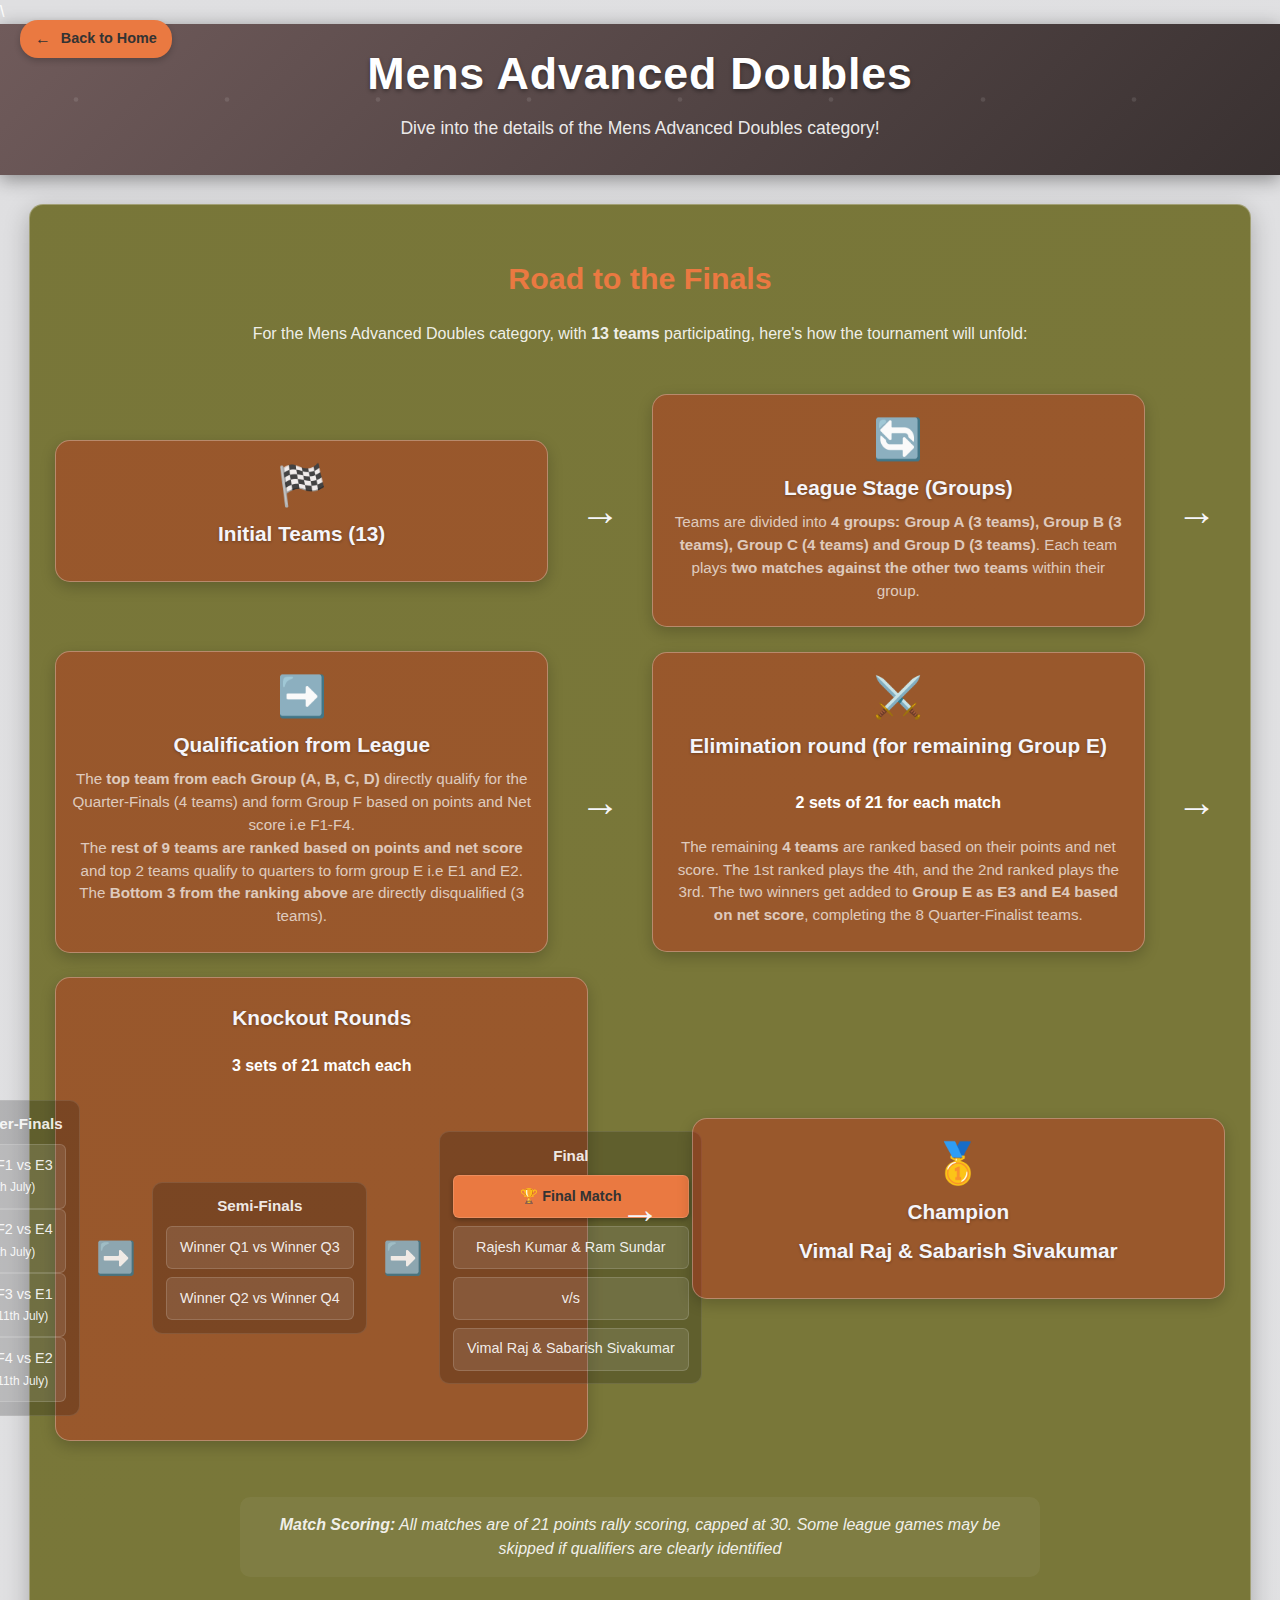
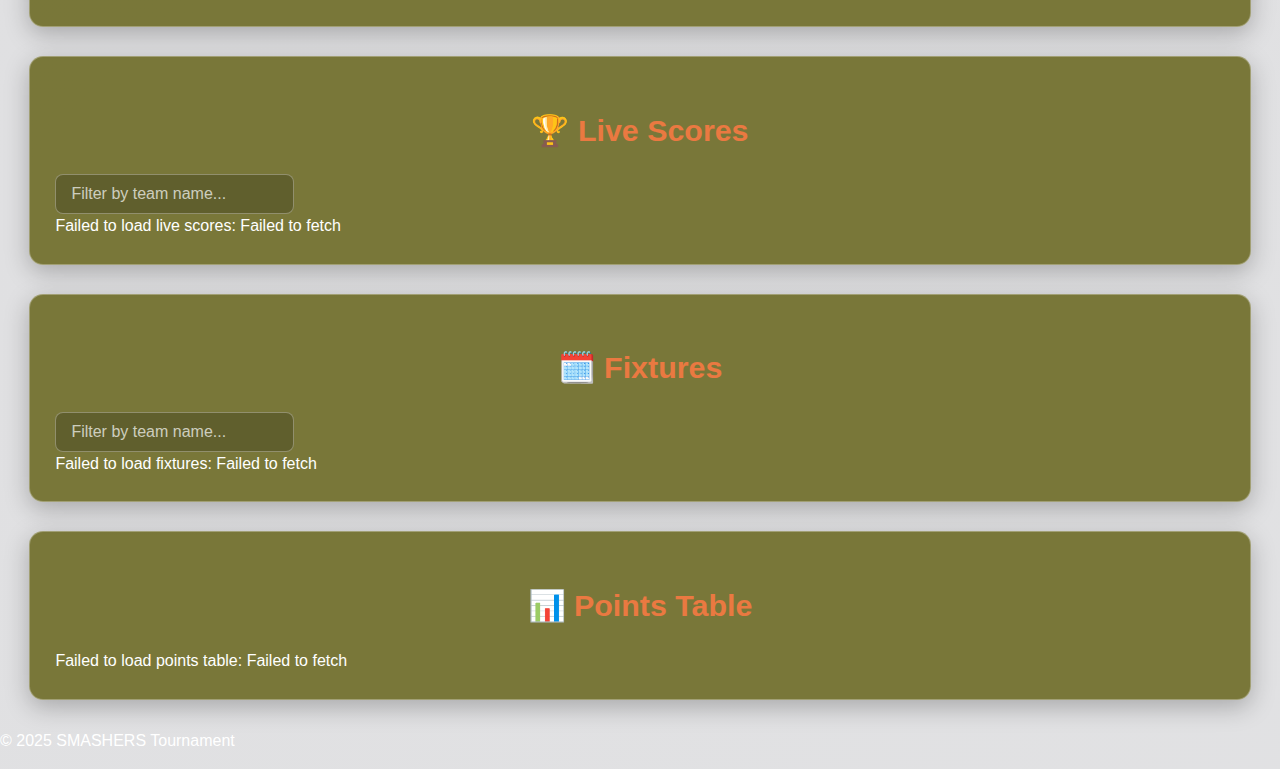
<file: mens-advanced-doubles.html>
<!DOCTYPE html>
<html lang="en">
<head>
  <meta charset="UTF-8">
  <meta name="viewport" content="width=device-width, initial-scale=1.0">\
  <title>Mens Advanced Doubles - SMASHERS Tournament 2025</title>
  <link rel="stylesheet" href="style.css">
</head>
<body>
  <a class="back-button" href="index.html">Back to Home</a>
  <header>
    <h1>Mens Advanced Doubles</h1>
    <p>Dive into the details of the Mens Advanced Doubles category!</p>
  </header>

  <section class="process-flow">
    <h2>Road to the Finals</h2>
    <p>For the Mens Advanced Doubles category, with <strong>13 teams</strong> participating, here's how the tournament will unfold:</p>
    <div class="tournament-diagram">
      <div class="stage-block">
        <span class="icon">🏁</span>
        <h3>Initial Teams (13)</h3>
      </div>
      <span class="arrow-connector"></span>
      <div class="stage-block">
        <span class="icon">🔄</span>
        <h3>League Stage (Groups)</h3>
        <p>Teams are divided into <strong>4 groups: Group A (3 teams), Group B (3 teams), Group C (4 teams) and Group D (3 teams)</strong>. Each team plays <strong>two matches against the other two teams</strong> within their group.</p>
      </div>
      <span class="arrow-connector"></span>
      <div class="stage-block">
        <span class="icon">➡️</span>
        <h3>Qualification from League</h3>
        <p>The <strong>top team from each Group (A, B, C, D)</strong> directly qualify for the Quarter-Finals (4 teams) and form Group F based on points and Net score i.e F1-F4.</p>
        <p>The <strong>rest of 9 teams are ranked based on points and net score </strong> and top 2 teams qualify to quarters to form group E i.e E1 and E2.</p>
        <p>The <strong>Bottom 3 from the ranking above </strong> are directly disqualified (3 teams).</p>
      </div>
      <span class="arrow-connector"></span>
      <div class="stage-block">
        <span class="icon">⚔️</span>
        <h3>Elimination round (for remaining Group E)</h3>
        <h4>2 sets of 21 for each match</h4>
        <p>The remaining <strong>4 teams</strong> are ranked based on their points and net score. The 1st ranked plays the 4th, and the 2nd ranked plays the 3rd. The two winners get added to <strong>Group E as E3 and E4 based on net score</strong>, completing the 8 Quarter-Finalist teams.</p>
      </div>
      <span class="arrow-connector"></span>
      <div class="knockout-stage-container">
        <div class="knockout-stage-label">
          <h3>Knockout Rounds</h3>
          <h4>3 sets of 21 match each</h4>
        </div>
        <div class="knockout-brackets">
          <div class="bracket-round">
            <h4>Quarter-Finals</h4>
            <div class="quarter-final-matches">
              <div class="match-block">Q1: F1 vs E3 <br><small>(8th July)</small></div>
              <div class="match-block">Q2: F2 vs E4 <br><small>(8th July)</small></div>
              <div class="match-block">Q3: F3 vs E1 <br><small>(8th/11th July)</small></div>
              <div class="match-block">Q4: F4 vs E2 <br><small>(8th/11th July)</small></div>
            </div>
          </div>
          <span class="bracket-arrow">➡️</span>
          <div class="bracket-round">
            <h4>Semi-Finals</h4>
            <div class="match-pair">
              <div class="match-block">Winner Q1 vs Winner Q3</div>
              <div class="match-block">Winner Q2 vs Winner Q4</div>
            </div>
          </div>
          <span class="bracket-arrow">➡️</span>
          <div class="bracket-round">
            <h4>Final</h4>
            <div class="match-pair">
              <div class="match-block final-match">🏆 Final Match<br></div>
              <div class="match-block">	Rajesh Kumar & Ram Sundar</div>
              <div class="match-block">v/s</div>
              <div class="match-block">Vimal Raj & Sabarish Sivakumar</div>
            </div>
          </div>
        </div>
      </div>
      <span class="arrow-connector"></span>
      <div class="stage-block">
        <span class="icon">🥇</span>
        <h3>Champion</h3>
        <h3>Vimal Raj & Sabarish Sivakumar</h3>
      </div>
    </div>
    <p class="final-note"><strong>Match Scoring:</strong> All matches are of 21 points rally scoring, capped at 30. Some league games may be skipped if qualifiers are clearly identified</p>
  </section>

  <section>
    <h2>🏆 Live Scores</h2>
    <input type="text" id="liveMatchesFilterInputCategoryPage" class="team-filter-input" placeholder="Filter by team name..." onkeyup="filterTable('live-scores', 'live-scores-table', this.value, 'liveScore')">
    <div id="live-scores">Loading live scores...</div>
  </section>

  <section>
    <h2>🗓️ Fixtures</h2>
    <input type="text" id="upcomingFixturesFilterInputCategoryPage" class="team-filter-input" placeholder="Filter by team name..." onkeyup="filterTable('fixtures', 'fixtures-table', this.value, 'fixture')">
    <div id="fixtures">Loading fixtures for this category...</div>
  </section>

  <section>
    <h2>📊 Points Table</h2>
    <div id="points-table">Loading points table...</div>
  </section>

  <footer>
    <p>© 2025 SMASHERS Tournament</p>
  </footer>

  <script>
const webAppUrl = 'https://script.google.com/macros/s/AKfycbzwzWVhd0HCRjSFEEVhNgpdHQIA1HMbEj21ef3WdhR3641ZAf-0OLoD_Jmeb1oY5NqvCA/exec';
const category = "Mens Advanced Doubles"; // Ensure this matches your spreadsheet category name

async function loadData() {
  try {
    // Fetch Live Scores (all matches)
    const liveResponse = await fetch(`${webAppUrl}?sheet=Livescores&category=${encodeURIComponent(category)}`, { method: 'GET', mode: 'cors' });
    if (!liveResponse.ok) throw new Error(`HTTP error! Status: ${liveResponse.status}`);
    const liveData = await liveResponse.json();
    if (!liveData.data || !Array.isArray(liveData.data.liveMatches)) {
      throw new Error('Invalid live matches data structure');
    }
    renderLiveScores(liveData.data.liveMatches);

    // Fetch Fixtures (all scheduled)
    const fixturesResponse = await fetch(`${webAppUrl}?sheet=Fixtures&category=${encodeURIComponent(category)}`, { method: 'GET', mode: 'cors' });
    if (!fixturesResponse.ok) throw Error(`HTTP error! Status: ${fixturesResponse.status}`);
    const fixturesData = await fixturesResponse.json();
    if (!fixturesData.data || !Array.isArray(fixturesData.data.fixtures)) {
      throw new Error('Invalid fixtures data structure');
    }
    renderFixtures(fixturesData.data.fixtures);

    // Fetch Points Table
    const pointsResponse = await fetch(`${webAppUrl}?sheet=Points&category=${encodeURIComponent(category)}`, { method: 'GET', mode: 'cors' });
    if (!pointsResponse.ok) throw new Error(`HTTP error! Status: ${pointsResponse.status}`);
    const pointsData = await pointsResponse.json();
    if (!pointsData.data || !Array.isArray(pointsData.data.pointsTable)) {
      throw new Error('Invalid points table data structure');
    }
    renderPointsTable(pointsData.data.pointsTable);
  } catch (error) {
    console.error('Error loading data:', error);
    document.getElementById('live-scores').innerHTML = 'Failed to load live scores: ' + error.message;
    document.getElementById('fixtures').innerHTML = 'Failed to load fixtures: ' + error.message;
    document.getElementById('points-table').innerHTML = 'Failed to load points table: ' + error.message;
  }
}

// Helper for sorting stages for Points Table (unchanged)
const stageOrder = {
    'Final': 0,
    'Semi-Finals': 1,
    'Quarter-Finals': 2,
    'League': 3
};

function sortStages(stageA, stageB) {
    const orderA = stageOrder[stageA] !== undefined ? stageOrder[stageA] : 99;
    const orderB = stageOrder[stageB] !== undefined ? stageOrder[stageB] : 99;
    return orderA - orderB;
}

// renderLiveScores function (unchanged)
function renderLiveScores(liveScores) {
  const groupedByStage = {};

  liveScores.forEach(score => {
    const stage = score.Stage || 'No Stage';
    const group = score.Group || 'No Group';
    const categoryName = score.Category || 'No Category';

    if (!groupedByStage[stage]) {
      groupedByStage[stage] = {};
    }
    if (!groupedByStage[stage][group]) {
      groupedByStage[stage][group] = {
        category: categoryName,
        stage: stage,
        group: group,
        scores: []
      };
    }
    groupedByStage[stage][group].scores.push(score);
  });

  const sortedStageNames = Object.keys(groupedByStage).sort((a, b) => {
    const stageOrder = ['Finals', 'Semi-Finals', 'Quarter-Finals','League'];
    const indexA = stageOrder.indexOf(a);
    const indexB = stageOrder.indexOf(b);
    if (indexA === -1 || indexB === -1) {
      return a.localeCompare(b);
    }
    return indexA - indexB;
  });

  let htmlContent = '';

  if (sortedStageNames.length === 0) {
    htmlContent = '<p>No live or completed matches available.</p>';
  } else {
    sortedStageNames.forEach(stageName => {
      htmlContent += `<div class="stage-container"><h3>${stageName}</h3>`;

      const groupsInStage = Object.values(groupedByStage[stageName]).sort((a, b) => {
        return a.group.localeCompare(b.group);
      });

      groupsInStage.forEach(group => {
        htmlContent += `
          <div class="live-scores-table-container">
            <h4>${group.group && group.group !== 'No Group' ? `${group.group}` : 'Matches'}</h4> <table class="live-scores-table points-table">
              <tr><th>Match ID</th><th>Team 1</th><th>Score</th><th>Team 2</th><th>Score</th><th>Status</th></tr>
              ${(group.scores || []).map(score => `
                <tr>
                  <td>${score['Match ID'] || '-'}</td>
                  <td>${score['Team 1'] || '-'}</td>
                  <td class="score">${score['Team 1 Score'] || '0'}</td>
                  <td>${score['Team 2'] || '-'}</td>
                  <td class="score">${score['Team 2 Score'] || '0'}</td>
                  <td>${score.Status || '-'}</td>
                </tr>`).join('')}
            </table>
          </div>
        `;
      });
      htmlContent += `</div>`;
    });
  }

  document.getElementById('live-scores').innerHTML = htmlContent;
}

// renderFixtures function (unchanged)
function renderFixtures(fixtures) {
  const groupedByStage = {};

  fixtures.forEach(fixture => {
    const stage = fixture.Stage || 'No Stage';
    const group = fixture.Group || 'No Group';
    const categoryName = fixture.Category || 'No Category';

    if (!groupedByStage[stage]) {
      groupedByStage[stage] = {};
    }
    if (!groupedByStage[stage][group]) {
      groupedByStage[stage][group] = {
        category: categoryName,
        stage: stage,
        group: group,
        fixtures: []
      };
    }
    groupedByStage[stage][group].fixtures.push(fixture);
  });

  const sortedStageNames = Object.keys(groupedByStage).sort((a, b) => {
    const stageOrder = ['Finals', 'Semi-Finals', 'Quarter-Finals','League'];
    const indexA = stageOrder.indexOf(a);
    const indexB = stageOrder.indexOf(b);
    if (indexA === -1 || indexB === -1) {
      return a.localeCompare(b);
    }
    return indexA - indexB;
  });

  let htmlContent = '';

  if (sortedStageNames.length === 0) {
    htmlContent = '<p>No upcoming fixtures available.</p>';
  } else {
    sortedStageNames.forEach(stageName => {
      htmlContent += `<div class="stage-container"><h3>${stageName}</h3>`;

      const groupsInStage = Object.values(groupedByStage[stageName]).sort((a, b) => {
        return a.group.localeCompare(b.group);
      });

      groupsInStage.forEach(group => {
        htmlContent += `
          <div class="fixtures-table-container">
            <h4>${group.group && group.group !== 'No Group' ? `${group.group}` : 'Matches'}</h4> <table class="fixtures-table points-table">
              <tr><th>Match ID</th><th>Team 1</th><th>Team 2</th><th>Date</th><th>Time</th><th>Court</th></tr>
              ${(group.fixtures || []).map(fixture => `
                <tr>
                  <td>${fixture['Match ID'] || '-'}</td>
                  <td>${fixture['Team 1'] || '-'}</td>
                  <td>${fixture['Team 2'] || '-'}</td>
                  <td>${fixture.Date || '-'}</td>
                  <td>${fixture.Time || '-'}</td>
                  <td>${fixture.Court || '-'}</td>
                </tr>`).join('')}
            </table>
          </div>
        `;
      });
      htmlContent += `</div>`;
    });
  }

  document.getElementById('fixtures').innerHTML = htmlContent;
}

// renderPointsTable function (unchanged)
function renderPointsTable(pointsData) {
  const groupedByStage = {};

  pointsData.forEach(team => {
    const stage = team.Stage || 'No Stage';
    const group = team.Group || 'No Group';
    const categoryName = team.Category || 'No Category';

    if (!groupedByStage[stage]) {
      groupedByStage[stage] = {};
    }
    if (!groupedByStage[stage][group]) {
      groupedByStage[stage][group] = {
        category: categoryName,
        stage: stage,
        group: group,
        teams: []
      };
    }
    groupedByStage[stage][group].teams.push(team);
  });

  const sortedStageNames = Object.keys(groupedByStage).sort((a, b) => {
    const stageOrder = ['Finals', 'Semi-Finals', 'Quarter-Finals','League'];
    const indexA = stageOrder.indexOf(a);
    const indexB = stageOrder.indexOf(b);
    if (indexA === -1 || indexB === -1) {
      return a.localeCompare(b);
    }
    return indexA - indexB;
  });

  let htmlContent = '';

  if (sortedStageNames.length === 0) {
    htmlContent = '<p>No points data available.</p>';
  } else {
    sortedStageNames.forEach(stageName => {
      htmlContent += `<div class="stage-container"><h3>${stageName}</h3>`;

      const groupsInStage = Object.values(groupedByStage[stageName]).sort((a, b) => {
        return a.group.localeCompare(b.group);
      });

      groupsInStage.forEach(group => {
        const sortedTeams = (group.teams || []).sort((a, b) => {
          if ((b.Points || 0) !== (a.Points || 0)) {
            return (b.Points || 0) - (a.Points || 0);
          }
          return (b['Net score'] || 0) - (a['Net score'] || 0);
        });

        htmlContent += `
          <div class="points-table-container">
            <h4>${group.group && group.group !== 'No Group' ? `${group.group}` : 'Overall Standings'}</h4> <table class="points-table">
              <thead>
                <tr><th>Team</th><th>Points</th><th>Wins</th><th>Losses</th><th>Net Score</th></tr>
              </thead>
              <tbody>
                ${sortedTeams.map(team => `
                  <tr>
                    <td>${team.Team || '-'}</td>
                    <td>${team.Points || '0'}</td>
                    <td>${team.Wins || '0'}</td>
                    <td>${team.Losses || '0'}</td>
                    <td>${team['Net score'] || '0'}</td>
                  </tr>`).join('')}
              </tbody>
            </table>
          </div>
        `;
      });
      htmlContent += `</div>`;
    });
  }

  document.getElementById('points-table').innerHTML = htmlContent;
}
loadData();

// filterTable function (unchanged)
function filterTable(tableContainerId, tableClass, filterValue, tableType) {
    var input, filter, table, tr, td1, td2, i, txtValue;
    input = filterValue;
    filter = input.toUpperCase();

    const tables = document.querySelectorAll(`#${tableContainerId} .${tableClass}`);
    if (tables.length === 0) {
        console.warn(`No tables found in #${tableContainerId} with class .${tableClass}`);
        return;
    }

    tables.forEach(table => {
        tr = table.getElementsByTagName("tr");
        for (i = 1; i < tr.length; i++) {
            if (tableType === 'liveScore') {
                td1 = tr[i].getElementsByTagName("td")[1]; // Team 1 (index 1 in 6-column table)
                td2 = tr[i].getElementsByTagName("td")[2]; // Team 2 (index 2 in 6-column table)
            } else if (tableType === 'fixture') {
                td1 = tr[i].getElementsByTagName("td")[1]; // Team 1 (index 1 in 6-column table)
                td2 = tr[i].getElementsByTagName("td")[2]; // Team 2 (index 2 in 6-column table)
            }
            
            if (td1 && td2) {
                txtValue = (td1.textContent || td1.innerText) + " " + (td2.textContent || td2.innerText);
                if (txtValue.toUpperCase().indexOf(filter) > -1) {
                    tr[i].style.display = "";
                } else {
                    tr[i].style.display = "none";
                }
            } else if (td1) { // Fallback if only td1 is available (shouldn't happen for these tables)
                txtValue = td1.textContent || td1.innerText;
                if (txtValue.toUpperCase().indexOf(filter) > -1) {
                    tr[i].style.display = "";
                } else {
                    tr[i].style.display = "none";
                }
            }
        }
    });
}
  </script>
</body>
</html>
</file>
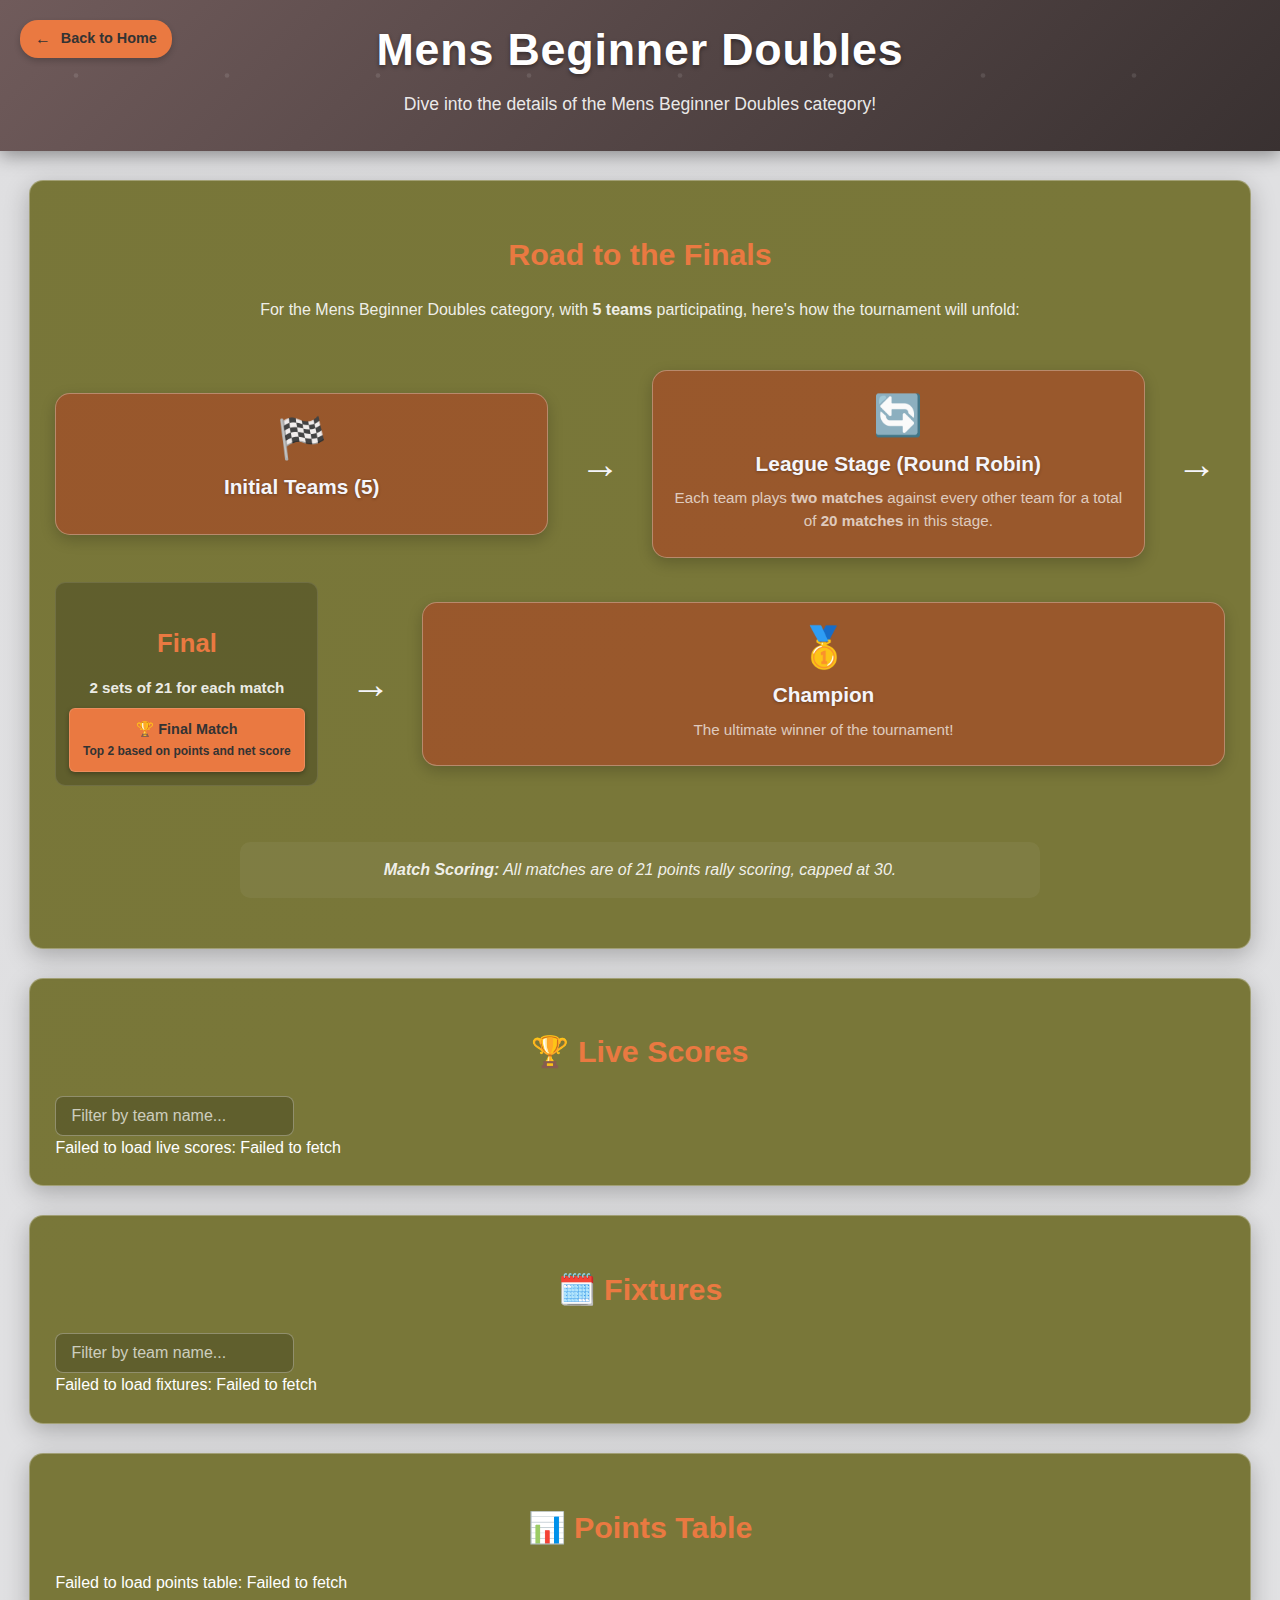
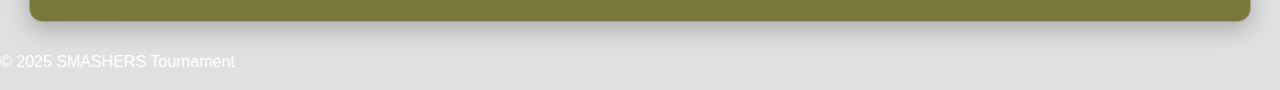
<file: mens-beginner-doubles.html>
<!DOCTYPE html>
<html lang="en">
<head>
  <meta charset="UTF-8">
  <meta name="viewport" content="width=device-width, initial-scale=1.0">
  <title>Mens Beginner Doubles - SMASHERS Tournament 2025</title>
  <link rel="stylesheet" href="style.css">
</head>
<body>
  <a class="back-button" href="index.html">Back to Home</a>
  <header>
    <h1>Mens Beginner Doubles</h1>
    <p>Dive into the details of the Mens Beginner Doubles category!</p>
  </header>

  <section class="process-flow">
    <h2>Road to the Finals</h2>
    <p>For the Mens Beginner Doubles category, with <strong>5 teams</strong> participating, here's how the tournament will unfold:</p>
    <div class="tournament-diagram">
      <div class="stage-block">
        <span class="icon">🏁</span>
        <h3>Initial Teams (5)</h3>
      </div>
      <span class="arrow-connector"></span>
      <div class="stage-block">
        <span class="icon">🔄</span>
        <h3>League Stage (Round Robin)</h3>
        <p>Each team plays <strong>two matches</strong> against every other team for a total of <strong>20 matches</strong> in this stage.</p>
      </div>
      <span class="arrow-connector"></span>
      <div class="bracket-round">
        <h3>Final</h3>
        <h4>2 sets of 21 for each match</h4>
        <div class="match-pair">
          <div class="match-block final-match">🏆 Final Match<br><small>Top 2 based on points and net score</small></div>
        </div>
      </div>
      <span class="arrow-connector"></span>
      <div class="stage-block">
        <span class="icon">🥇</span>
        <h3>Champion</h3>
        <p>The ultimate winner of the tournament!</p>
      </div>
    </div>
    <p class="final-note"><strong>Match Scoring:</strong> All matches are of 21 points rally scoring, capped at 30.</p>
  </section>

  <section>
    <h2>🏆 Live Scores</h2>
    <input type="text" id="liveMatchesFilterInputCategoryPage" class="team-filter-input" placeholder="Filter by team name..." onkeyup="filterTable('live-scores', 'live-scores-table', this.value, 'liveScore')">
    <div id="live-scores">Loading live scores...</div>
  </section>

  <section>
    <h2>🗓️ Fixtures</h2>
    <input type="text" id="upcomingFixturesFilterInputCategoryPage" class="team-filter-input" placeholder="Filter by team name..." onkeyup="filterTable('fixtures', 'fixtures-table', this.value, 'fixture')">
    <div id="fixtures">Loading fixtures for this category...</div>
  </section>

  <section>
    <h2>📊 Points Table</h2>
    <div id="points-table">Loading points table...</div>
  </section>

  <footer>
    <p>© 2025 SMASHERS Tournament</p>
  </footer>

  <script>
const webAppUrl = 'https://script.google.com/macros/s/AKfycbzwzWVhd0HCRjSFEEVhNgpdHQIA1HMbEj21ef3WdhR3641ZAf-0OLoD_Jmeb1oY5NqvCA/exec';
const category = "Mens Beginner Doubles";

async function loadData() {
  try {
    // Fetch Live Scores (all matches)
    const liveResponse = await fetch(`${webAppUrl}?sheet=Livescores&category=${encodeURIComponent(category)}`, { method: 'GET', mode: 'cors' });
    if (!liveResponse.ok) throw new Error(`HTTP error! Status: ${liveResponse.status}`);
    const liveData = await liveResponse.json();
    if (!liveData.data || !Array.isArray(liveData.data.liveMatches)) {
      throw new Error('Invalid live matches data structure');
    }
    renderLiveScores(liveData.data.liveMatches);

    // Fetch Fixtures (all scheduled)
    const fixturesResponse = await fetch(`${webAppUrl}?sheet=Fixtures&category=${encodeURIComponent(category)}`, { method: 'GET', mode: 'cors' });
    if (!fixturesResponse.ok) throw new Error(`HTTP error! Status: ${fixturesResponse.status}`);
    const fixturesData = await fixturesResponse.json();
    if (!fixturesData.data || !Array.isArray(fixturesData.data.fixtures)) {
      throw new Error('Invalid fixtures data structure');
    }
    renderFixtures(fixturesData.data.fixtures);

    // Fetch Points Table
    const pointsResponse = await fetch(`${webAppUrl}?sheet=Points&category=${encodeURIComponent(category)}`, { method: 'GET', mode: 'cors' });
    if (!pointsResponse.ok) throw new Error(`HTTP error! Status: ${pointsResponse.status}`);
    const pointsData = await pointsResponse.json();
    if (!pointsData.data || !Array.isArray(pointsData.data.pointsTable)) {
      throw new Error('Invalid points table data structure');
    }
    renderPointsTable(pointsData.data.pointsTable);
  } catch (error) {
    console.error('Error loading data:', error);
    document.getElementById('live-scores').innerHTML = 'Failed to load live scores: ' + error.message;
    document.getElementById('fixtures').innerHTML = 'Failed to load fixtures: ' + error.message;
    document.getElementById('points-table').innerHTML = 'Failed to load points table: ' + error.message;
  }
}

// Helper for sorting stages for Points Table
const stageOrder = {
    'Final': 0,
    'Semi-Finals': 1,
    'Quarter-Finals': 2,
    'League': 3
};

function sortStages(stageA, stageB) {
    const orderA = stageOrder[stageA] !== undefined ? stageOrder[stageA] : 99; // 99 for unknown stages (put last)
    const orderB = stageOrder[stageB] !== undefined ? stageOrder[stageB] : 99;
    return orderA - orderB;
}


// NEW renderLiveScores function for mens-beginner-doubles.html
function renderLiveScores(liveScores, category) {
  const groupedByStage = {};

  liveScores.forEach(score => {
    const stage = score.Stage || 'No Stage';
    const group = score.Group || 'No Group';
    const categoryName = score.Category || 'No Category'; // Keep for grouping/sorting logic if needed elsewhere

    if (!groupedByStage[stage]) {
      groupedByStage[stage] = {};
    }
    if (!groupedByStage[stage][group]) {
      groupedByStage[stage][group] = {
        category: categoryName,
        stage: stage,
        group: group,
        scores: []
      };
    }
    groupedByStage[stage][group].scores.push(score);
  });

  // Get and sort stage names (you might need a custom sort order for stages like 'League', 'Semi-Finals', 'Finals')
  const sortedStageNames = Object.keys(groupedByStage).sort((a, b) => {
    // Example custom stage order (adjust as per your actual stage names)
    const stageOrder = ['League Stage', 'Qualification', 'Quarter-Finals', 'Semi-Finals', 'Finals', 'No Stage'];
    const indexA = stageOrder.indexOf(a);
    const indexB = stageOrder.indexOf(b);
    if (indexA === -1 || indexB === -1) {
      return a.localeCompare(b); // Fallback to alphabetical if not in custom order
    }
    return indexA - indexB;
  });

  let htmlContent = '';

  if (sortedStageNames.length === 0) {
    htmlContent = '<p>No live or completed matches available.</p>';
  } else {
    sortedStageNames.forEach(stageName => {
      htmlContent += `<div class="stage-container"><h2>${stageName}</h2>`; // Main Stage Header

      const groupsInStage = Object.values(groupedByStage[stageName]).sort((a, b) => {
        // Sort groups within this stage alphabetically
        return a.group.localeCompare(b.group);
      });

      groupsInStage.forEach(group => {
        htmlContent += `
          <div class="live-scores-table-container">
            <h3>${group.group && group.group !== 'No Group' ? `Group ${group.group}` : 'Matches'}</h3> <table class="live-scores-table points-table">
              <tr><th>Match ID</th><th>Team 1</th><th>Score</th><th>Team 2</th><th>Score</th><th>Status</th></tr>
              ${(group.scores || []).map(score => `
                <tr>
                  <td>${score['Match ID'] || '-'}</td>
                  <td>${score['Team 1'] || '-'}</td>
                  <td class="score">${score['Team 1 Score'] || '0'}</td>
                  <td>${score['Team 2'] || '-'}</td>
                  <td class="score">${score['Team 2 Score'] || '0'}</td>
                  <td>${score.Status || '-'}</td>
                </tr>`).join('')}
            </table>
          </div>
        `;
      });
      htmlContent += `</div>`; // Close stage-container
    });
  }

  document.getElementById('live-scores').innerHTML = htmlContent;
}

// MODIFIED renderFixtures function for mens-beginner-doubles.html
function renderFixtures(fixtures, category) {
  const groupedByStage = {};

  fixtures.forEach(fixture => {
    const stage = fixture.Stage || 'No Stage';
    const group = fixture.Group || 'No Group';
    const categoryName = fixture.Category || 'No Category'; // Keep for grouping/sorting logic if needed elsewhere

    if (!groupedByStage[stage]) {
      groupedByStage[stage] = {};
    }
    if (!groupedByStage[stage][group]) {
      groupedByStage[stage][group] = {
        category: categoryName,
        stage: stage,
        group: group,
        fixtures: []
      };
    }
    groupedByStage[stage][group].fixtures.push(fixture);
  });

  // Get and sort stage names (you might need a custom sort order for stages like 'League', 'Semi-Finals', 'Finals')
  const sortedStageNames = Object.keys(groupedByStage).sort((a, b) => {
    // Example custom stage order (adjust as per your actual stage names)
    const stageOrder = ['League Stage', 'Qualification', 'Quarter-Finals', 'Semi-Finals', 'Finals', 'No Stage'];
    const indexA = stageOrder.indexOf(a);
    const indexB = stageOrder.indexOf(b);
    if (indexA === -1 || indexB === -1) {
      return a.localeCompare(b); // Fallback to alphabetical if not in custom order
    }
    return indexA - indexB;
  });

  let htmlContent = '';

  if (sortedStageNames.length === 0) {
    htmlContent = '<p>No upcoming fixtures available.</p>';
  } else {
    sortedStageNames.forEach(stageName => {
      htmlContent += `<div class="stage-container"><h2>${stageName}</h2>`; // Main Stage Header

      const groupsInStage = Object.values(groupedByStage[stageName]).sort((a, b) => {
        // Sort groups within this stage alphabetically
        return a.group.localeCompare(b.group);
      });

      groupsInStage.forEach(group => {
        htmlContent += `
          <div class="fixtures-table-container">
            <h3>${group.group && group.group !== 'No Group' ? `Group ${group.group}` : 'Matches'}</h3> <table class="fixtures-table points-table">
              <tr><th>Match ID</th><th>Team 1</th><th>Team 2</th><th>Date</th><th>Time</th><th>Court</th></tr>
              ${(group.fixtures || []).map(fixture => `
                <tr>
                  <td>${fixture['Match ID'] || '-'}</td>
                  <td>${fixture['Team 1'] || '-'}</td>
                  <td>${fixture['Team 2'] || '-'}</td>
                  <td>${fixture.Date || '-'}</td>
                  <td>${fixture.Time || '-'}</td>
                  <td>${fixture.Court || '-'}</td>
                </tr>`).join('')}
            </table>
          </div>
        `;
      });
      htmlContent += `</div>`; // Close stage-container
    });
  }

  document.getElementById('fixtures').innerHTML = htmlContent;
}

// MODIFIED renderPointsTable function for mens-beginner-doubles.html
function renderPointsTable(pointsData) {
  const groupedByStage = {};

  pointsData.forEach(team => {
    const stage = team.Stage || 'No Stage';
    const group = team.Group || 'No Group';
    const categoryName = team.Category || 'No Category';

    if (!groupedByStage[stage]) {
      groupedByStage[stage] = {};
    }
    if (!groupedByStage[stage][group]) {
      groupedByStage[stage][group] = {
        category: categoryName,
        stage: stage,
        group: group,
        teams: [] // Use 'teams' for points data
      };
    }
    groupedByStage[stage][group].teams.push(team);
  });

  // Get and sort stage names (adjust 'stageOrder' to match your actual stage names and desired display order)
  const sortedStageNames = Object.keys(groupedByStage).sort((a, b) => {
    const stageOrder = ['League Stage', 'Qualification', 'Quarter-Finals', 'Semi-Finals', 'Finals', 'No Stage'];
    const indexA = stageOrder.indexOf(a);
    const indexB = stageOrder.indexOf(b);
    if (indexA === -1 || indexB === -1) {
      return a.localeCompare(b); // Fallback to alphabetical if not in custom order
    }
    return indexA - indexB;
  });

  let htmlContent = '';

  if (sortedStageNames.length === 0) {
    htmlContent = '<p>No points data available.</p>';
  } else {
    sortedStageNames.forEach(stageName => {
      htmlContent += `<div class="stage-container"><h2>${stageName}</h2>`; // Main Stage Header

      const groupsInStage = Object.values(groupedByStage[stageName]).sort((a, b) => {
        // Sort groups within this stage alphabetically
        return a.group.localeCompare(b.group);
      });

      groupsInStage.forEach(group => {
        // Sort teams within each group by Points, then Net Score (descending)
        const sortedTeams = (group.teams || []).sort((a, b) => {
          if ((b.Points || 0) !== (a.Points || 0)) {
            return (b.Points || 0) - (a.Points || 0); // Sort by points (desc)
          }
          return (b['Net score'] || 0) - (a['Net score'] || 0); // Then by net score (desc)
        });

        htmlContent += `
          <div class="points-table-container">
            <h3>${group.group && group.group !== 'No Group' ? `Group ${group.group}` : 'Overall Standings'}</h3> <table class="points-table">
              <thead>
                <tr><th>Team</th><th>Points</th><th>Wins</th><th>Losses</th><th>Net Score</th></tr>
              </thead>
              <tbody>
                ${sortedTeams.map(team => `
                  <tr>
                    <td>${team.Team || '-'}</td>
                    <td>${team.Points || '0'}</td>
                    <td>${team.Wins || '0'}</td>
                    <td>${team.Losses || '0'}</td>
                    <td>${team['Net score'] || '0'}</td>
                  </tr>`).join('')}
              </tbody>
            </table>
          </div>
        `;
      });
      htmlContent += `</div>`; // Close stage-container
    });
  }

  document.getElementById('points-table').innerHTML = htmlContent;
}
loadData();

// UPDATED JAVASCRIPT FILTER FUNCTION remains the same,
// as column indices for Team 1 and Team 2 have not changed (still 1 and 2 after Match ID is 0)
function filterTable(tableContainerId, tableClass, filterValue, tableType) {
    var input, filter, table, tr, td1, td2, i, txtValue;
    input = filterValue;
    filter = input.toUpperCase();

    const tables = document.querySelectorAll(`#${tableContainerId} .${tableClass}`);
    if (tables.length === 0) {
        console.warn(`No tables found in #${tableContainerId} with class .${tableClass}`);
        return;
    }

    tables.forEach(table => {
        tr = table.getElementsByTagName("tr");
        // Start from 1 to skip the header row (assuming the first row is always header)
        for (i = 1; i < tr.length; i++) {
            if (tableType === 'liveScore') {
                td1 = tr[i].getElementsByTagName("td")[1]; // Team 1 (index 1 in 6-column table)
                td2 = tr[i].getElementsByTagName("td")[2]; // Team 2 (index 2 in 6-column table)
            } else if (tableType === 'fixture') {
                td1 = tr[i].getElementsByTagName("td")[1]; // Team 1 (index 1 in 6-column table)
                td2 = tr[i].getElementsByTagName("td")[2]; // Team 2 (index 2 in 6-column table)
            }
            
            if (td1 && td2) {
                txtValue = (td1.textContent || td1.innerText) + " " + (td2.textContent || td2.innerText);
                if (txtValue.toUpperCase().indexOf(filter) > -1) {
                    tr[i].style.display = "";
                } else {
                    tr[i].style.display = "none";
                }
            } else if (td1) {
                txtValue = td1.textContent || td1.innerText;
                if (txtValue.toUpperCase().indexOf(filter) > -1) {
                    tr[i].style.display = "";
                } else {
                    tr[i].style.display = "none";
                }
            }
        }
    });
}
  </script>
</body>
</html>
</file>
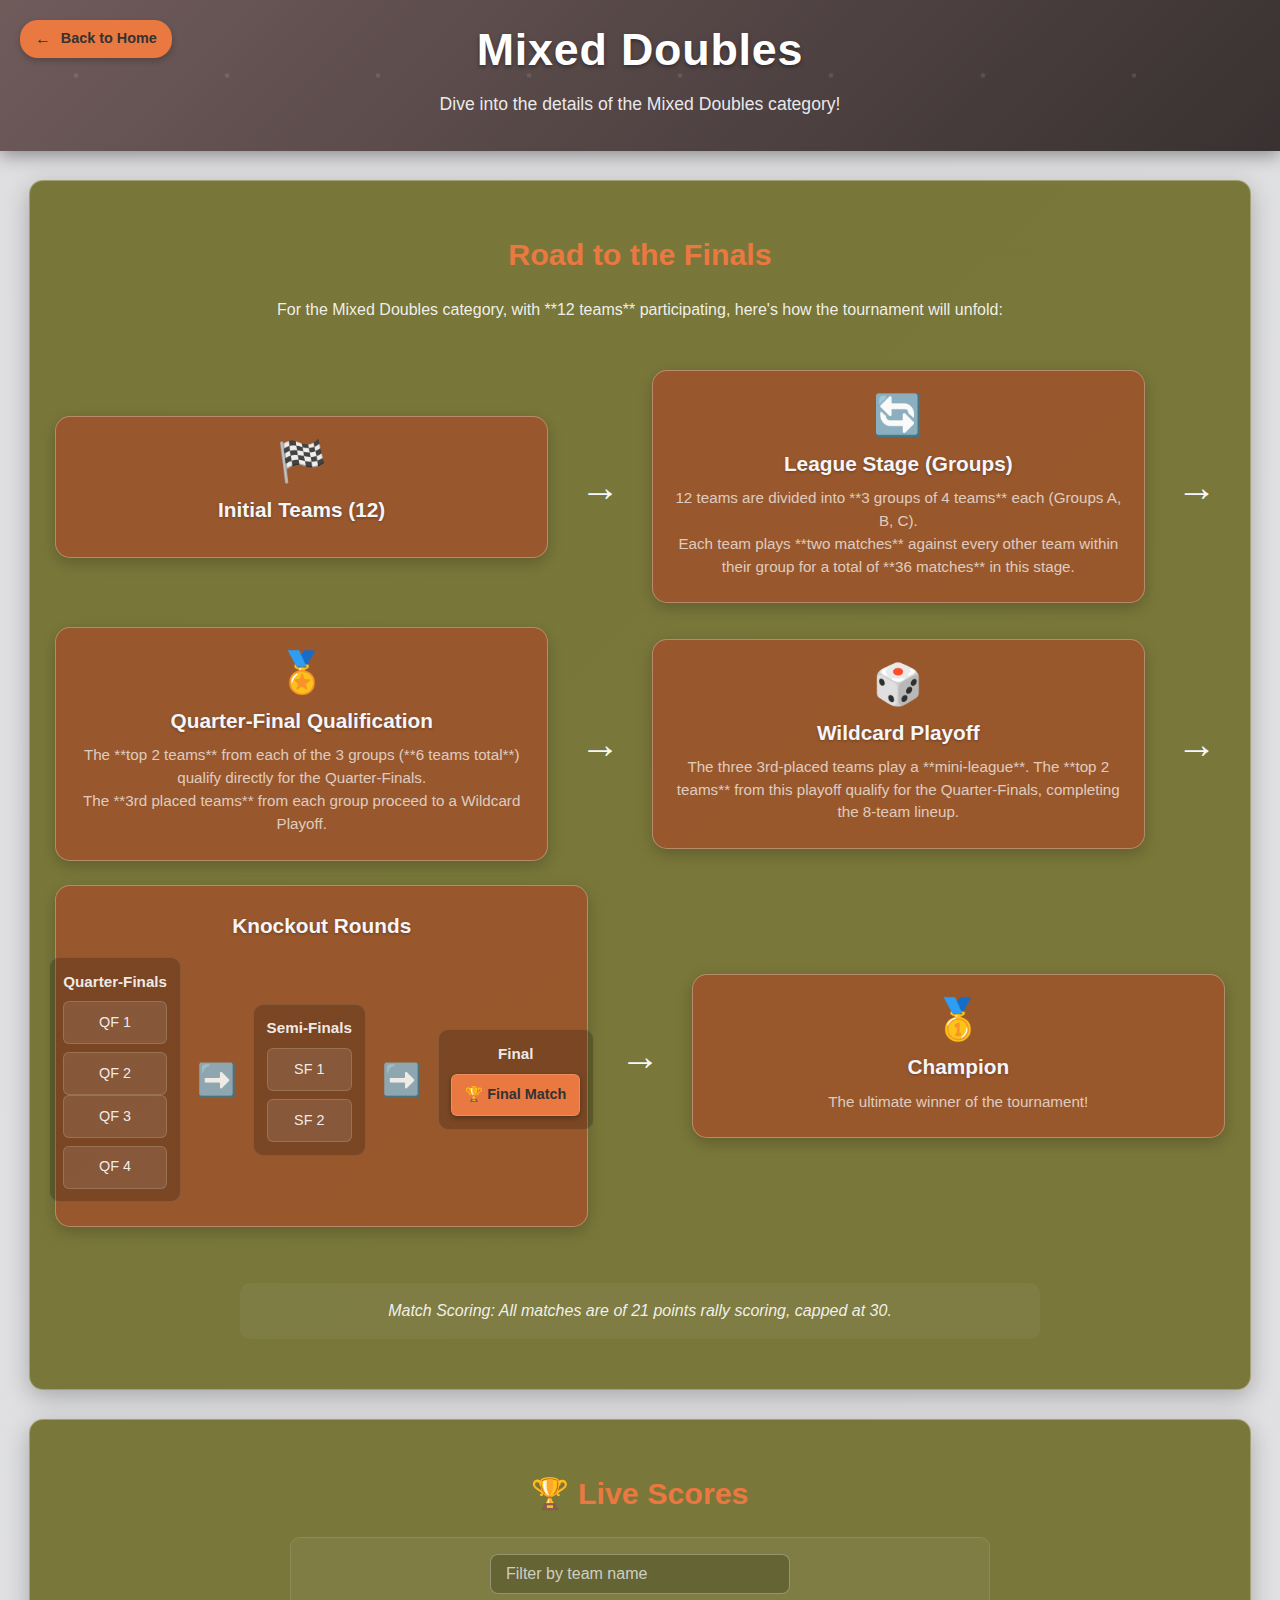
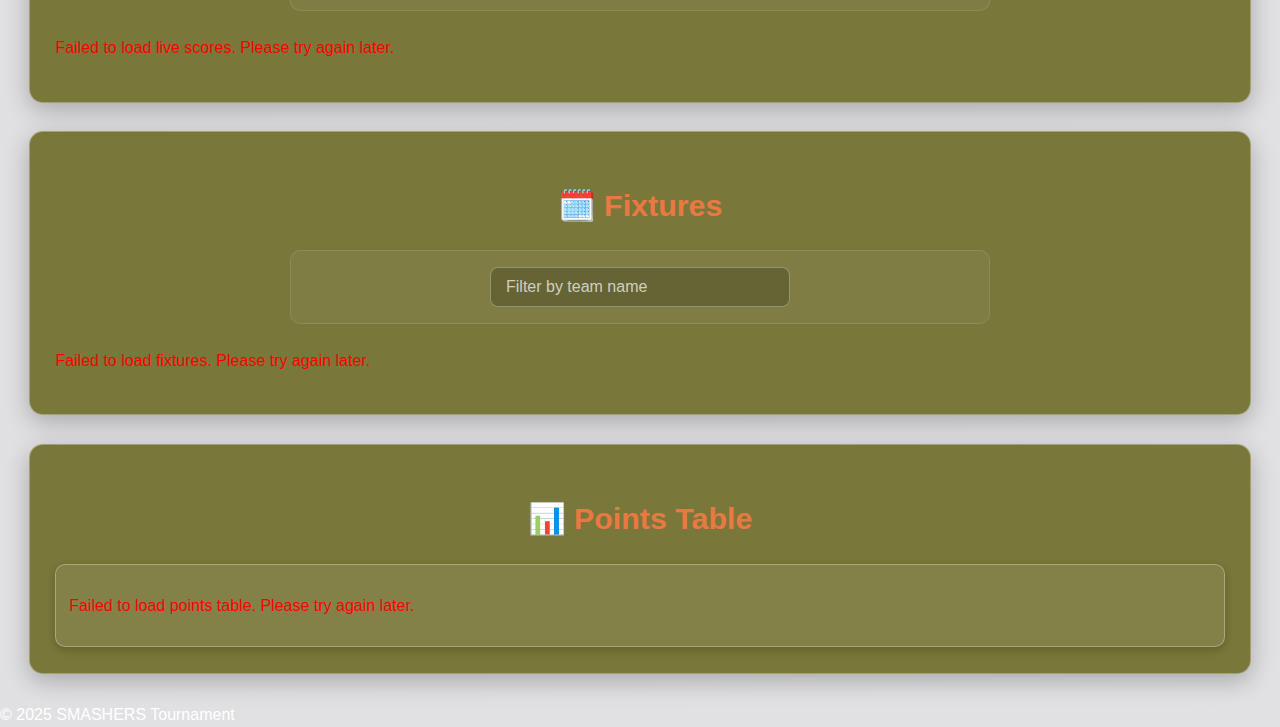
<file: mixed-doubles.html>
<!DOCTYPE html>
<html lang="en">
<head>
  <meta charset="UTF-8" />
  <meta name="viewport" content="width=device-width, initial-scale=1.0" />
  <title>Mixed Doubles - SMASHERS Badminton Tournament 2025</title>
  <link rel="stylesheet" href="style.css" />
</head>
<body>
  <header>
    <a href="index.html" class="back-button">Back to Home</a>
    <h1>Mixed Doubles</h1>
    <p>Dive into the details of the Mixed Doubles category!</p>
  </header>

  <section class="process-flow">
    <h2>Road to the Finals</h2>
    <p>For the Mixed Doubles category, with **12 teams** participating, here's how the tournament will unfold:</p>

    <div class="tournament-diagram">
        <div class="stage-block start-stage">
            <span class="icon">🏁</span>
            <h3>Initial Teams (12)</h3>
        </div>

        <div class="arrow-connector"></div>
        <div class="stage-block league-stage">
            <span class="icon">🔄</span>
            <h3>League Stage (Groups)</h3>
            <p>12 teams are divided into **3 groups of 4 teams** each (Groups A, B, C).</p>
            <p>Each team plays **two matches** against every other team within their group for a total of **36 matches** in this stage.</p>
        </div>

        <div class="arrow-connector"></div>
        <div class="stage-block qualification-stage">
            <span class="icon">🏅</span>
            <h3>Quarter-Final Qualification</h3>
            <p>The **top 2 teams** from each of the 3 groups (**6 teams total**) qualify directly for the Quarter-Finals.</p>
            <p>The **3rd placed teams** from each group proceed to a Wildcard Playoff.</p>
        </div>

        <div class="arrow-connector"></div>
        <div class="stage-block wildcard-playoff-stage">
            <span class="icon">🎲</span>
            <h3>Wildcard Playoff</h3>
            <p>The three 3rd-placed teams play a **mini-league**. The **top 2 teams** from this playoff qualify for the Quarter-Finals, completing the 8-team lineup.</p>
        </div>

        <div class="arrow-connector"></div>
        <div class="knockout-stage-container">
            <div class="knockout-stage-label"><h3>Knockout Rounds</h3></div>
            <div class="knockout-brackets">
                <div class="bracket-round quarter-finals-round">
                    <h4>Quarter-Finals</h4>
                    <div class="match-pair">
                        <div class="match-block">QF 1</div>
                        <div class="match-block">QF 2</div>
                    </div>
                    <div class="match-pair">
                        <div class="match-block">QF 3</div>
                        <div class="match-block">QF 4</div>
                    </div>
                </div>
                <div class="bracket-arrow">➡️</div>
                <div class="bracket-round semi-finals-round">
                    <h4>Semi-Finals</h4>
                    <div class="match-pair">
                        <div class="match-block">SF 1</div>
                        <div class="match-block">SF 2</div>
                    </div>
                </div>
                <div class="bracket-arrow">➡️</div>
                <div class="bracket-round finals-round">
                    <h4>Final</h4>
                    <div class="match-pair">
                        <div class="match-block final-match">🏆 Final Match</div>
                    </div>
                </div>
            </div>
        </div>

        <div class="arrow-connector"></div>
        <div class="stage-block champion-stage">
            <span class="icon">🥇</span>
            <h3>Champion</h3>
            <p>The ultimate winner of the tournament!</p>
        </div>
    </div>
    <p class="final-note">Match Scoring: All matches are of 21 points rally scoring, capped at 30.</p>
  </section>

  <div class="live-scores-full-width-wrapper">
    <div class="live-scores-fixtures">
      <section> <h2>🏆 Live Scores</h2> <div class="filter-controls">
            <input type="text" id="liveTeamNameFilter" class="team-filter-input" placeholder="Filter by team name">
        </div>
        <div id="live-scoring-content" class="loading-message">
            Loading live scores...
        </div>
      </section>

      <section> <h2>🗓️ Fixtures</h2> <div class="filter-controls">
            <input type="text" id="fixturesTeamNameFilter" class="team-filter-input" placeholder="Filter by team name">
        </div>
        <div id="fixtures-list" class="loading-message">
            Loading fixtures for this category...
        </div>
      </section>
    </div>
  </div>

  <section>
    <h2>📊 Points Table</h2>
    <div id="points-table-content" class="points-table-container loading-message">
        Loading points table...
    </div>
  </section>

  <div class="footer">© 2025 SMASHERS Tournament</div>

  <script>
    // *** IMPORTANT: Ensure this URL is correct and matches your deployed Google Apps Script Web App URL ***
    const GOOGLE_SHEETS_API_URL = 'https://script.google.com/macros/s/AKfycbzWEqK6KQToFHvYHwVeSjh1wLDQ3yPS6GAmY1dj7auY3yDRPcbrSMbXrn5xJbf4I-G6Hw/exec';

    // Define the category for this specific page
    const CATEGORY_NAME = "Mixed Doubles"; // <<-- CHANGE THIS FOR EACH CATEGORY PAGE -->>

    // Function to format time (e.g., "8:30 PM")
    const formatTime = (timeString) => {
        if (!timeString) return 'N/A';
        try {
            // Create a dummy date to parse the time string correctly
            const dummyDate = new Date(`2000-01-01T${timeString}`);
            if (isNaN(dummyDate.getTime())) {
                return timeString; // Return original if parsing fails
            }
            return dummyDate.toLocaleTimeString([], { hour: '2-digit', minute: '2-digit', hour12: true });
        } catch (e) {
            console.error("Error formatting time:", timeString, e);
            return timeString; // Fallback
        }
    };

    // Function to format date (e.g., "Jan 1, 2000")
    const formatDate = (dateString) => {
        if (!dateString) return 'N/A';
        try {
            const date = new Date(dateString);
            if (isNaN(date.getTime())) {
                return dateString; // Return original if parsing fails
            }
            return date.toLocaleDateString([], { month: 'short', day: 'numeric', year: 'numeric' });
        } catch (e) {
            console.error("Error formatting date:", dateString, e);
            return dateString; // Fallback
        }
    };


    // --- Fixtures for Category Pages (Scheduled only, grouped by Stage and Group) ---
    const fixturesListContainer = document.getElementById('fixtures-list');
    const fixturesTeamNameFilterInput = document.getElementById('fixturesTeamNameFilter');

    async function fetchAndDisplayFixtures() {
        const teamName = fixturesTeamNameFilterInput.value.trim();
        // Changed filter to only show 'Scheduled'
        let url = `${GOOGLE_SHEETS_API_URL}?sheet=Fixtures&filterField=Category&filterValue=${encodeURIComponent(CATEGORY_NAME)}&filter=Scheduled`;
        if (teamName) {
            url += `&teamName=${encodeURIComponent(teamName)}`;
        }

        try {
            const response = await fetch(url);
            if (!response.ok) {
                throw new Error(`HTTP error! status: ${response.status}`);
            }
            const data = await response.json();
            const fixtures = data.fixtures;

            if (!fixtures || fixtures.length === 0) {
                fixturesListContainer.innerHTML = '<p class="loading-message">No upcoming fixtures for this category yet.</p>';
                return;
            }

            // Group fixtures by Stage and then by Group
            const groupedByStageAndGroup = fixtures.reduce((acc, fixture) => {
                const stage = fixture.Stage || 'Uncategorized Stage';
                const group = fixture.Group || 'Uncategorized Group'; // Default if Group is empty

                if (!acc[stage]) {
                    acc[stage] = {};
                }
                if (!acc[stage][group]) {
                    acc[stage][group] = [];
                }
                acc[stage][group].push(fixture);
                return acc;
            }, {});

            let htmlContent = '';
            // Define a custom order for stages
            const stageOrder = ['League', 'QuarterFinals', 'Semi Finals', 'Finals'];

            // Sort stages based on the predefined order
            const sortedStages = Object.keys(groupedByStageAndGroup).sort((a, b) => {
                const indexA = stageOrder.indexOf(a);
                const indexB = stageOrder.indexOf(b);
                if (indexA === -1 && indexB === -1) return a.localeCompare(b); // If both not in order, sort alphabetically
                if (indexA === -1) return 1; // a is not in order, b is - push a to end
                if (indexB === -1) return -1; // b is not in order, a is - push b to end
                return indexA - indexB;
            });

            sortedStages.forEach(stage => {
                htmlContent += `<div class="stage-group-container">`;
                htmlContent += `<h3 class="stage-header">${stage}</h3>`;

                const groupsInStage = groupedByStageAndGroup[stage];
                // Sort groups alphabetically (e.g., Group 1, Group 2, Overall)
                const sortedGroups = Object.keys(groupsInStage).sort();

                sortedGroups.forEach(group => {
                    htmlContent += `<h4 class="group-header">${group}</h4>`; // Sub-header for group
                    htmlContent += '<div class="fixtures-table-container">';
                    htmlContent += '<table class="fixtures-table points-table">'; // Reusing points-table for styling
                    htmlContent += '<thead><tr><th>Date</th><th>Time</th><th>Team 1</th><th>Team 2</th><th>Court</th></tr></thead>';
                    htmlContent += '<tbody>';

                    // Sort fixtures within each group by Date then Time
                    groupsInStage[group].sort((a, b) => {
                        const dateA = new Date(`${a.Date}T${a.Time || '00:00:00'}`);
                        const dateB = new Date(`${b.Date}T${b.Time || '00:00:00'}`);
                        return dateA.getTime() - dateB.getTime();
                    }).forEach(fixture => {
                        htmlContent += `
                            <tr>
                                <td>${formatDate(fixture.Date)}</td>
                                <td>${formatTime(fixture.Time)}</td>
                                <td>${fixture['Team 1'] || 'N/A'}</td>
                                <td>${fixture['Team 2'] || 'N/A'}</td>
                                <td>${fixture.Court || 'N/A'}</td>
                            </tr>
                        `;
                    });
                    htmlContent += '</tbody></table>';
                    htmlContent += '</div>'; // Close fixtures-table-container
                });
                htmlContent += `</div>`; // Close stage-group-container
            });

            fixturesListContainer.innerHTML = htmlContent;

        } catch (error) {
            console.error('Error fetching fixtures:', error);
            fixturesListContainer.innerHTML = '<p class="loading-message" style="color: red;">Failed to load fixtures. Please try again later.</p>';
        }
    }

    fixturesTeamNameFilterInput.addEventListener('input', fetchAndDisplayFixtures);


    // --- Live Scoring for Category Pages (In Progress & Completed) ---
    const liveScoresContainer = document.getElementById('live-scoring-content');
    const liveTeamNameFilterInput = document.getElementById('liveTeamNameFilter');

    async function fetchAndDisplayLiveScores() {
        const teamName = liveTeamNameFilterInput.value.trim();
        // Changed filter to include both 'In Progress' and 'Complete'
        let url = `${GOOGLE_SHEETS_API_URL}?sheet=Livescores&filterField=Category&filterValue=${encodeURIComponent(CATEGORY_NAME)}&filter=In%20Progress,Complete`;
        if (teamName) {
            url += `&teamName=${encodeURIComponent(teamName)}`;
        }

        try {
            const response = await fetch(url);
            if (!response.ok) {
                throw new Error(`HTTP error! status: ${response.status}`);
            }
            const data = await response.json();
            const liveMatches = data.liveMatches;

            let htmlContent = '';
            if (!liveMatches || liveMatches.length === 0) {
                htmlContent = '<p class="loading-message">No live matches for this category currently.</p>';
            } else {
                const inProgressMatches = liveMatches.filter(m => (m.Status || '').toLowerCase() === 'in progress');
                const completedMatches = liveMatches.filter(m => (m.Status || '').toLowerCase() === 'complete');

                if (inProgressMatches.length > 0) {
                    htmlContent += '<h3>Currently In Progress</h3>';
                    htmlContent += '<div class="live-scores-table-container">';
                    htmlContent += '<table class="live-scores-table">';
                    htmlContent += '<thead><tr><th>Group</th><th>Stage</th><th>Team 1</th><th>Team 2</th><th>Score</th><th>Court</th></tr></thead>';
                    htmlContent += '<tbody>';
                    inProgressMatches.forEach(match => {
                        const team1 = match['Team 1'] || 'TBD';
                        const team2 = match['Team 2'] || 'TBD';
                        const score1 = match['Team 1 Score'] !== undefined && match['Team 1 Score'] !== '' ? match['Team 1 Score'] : '0';
                        const score2 = match['Team 2 Score'] !== undefined && match['Team 2 Score'] !== '' ? match['Team 2 Score'] : '0';
                        const court = match.Court || 'TBD';
                        const group = match.Group || 'N/A';
                        const stage = match.Stage || 'N/A';

                        htmlContent += `
                            <tr>
                                <td>${group}</td>
                                <td>${stage}</td>  
                                <td>${team1}</td>
                                <td>${team2}</td>
                                <td><span class="score-display">${score1} - ${score2}</span></td>
                                <td>${court}</td>

                            </tr>
                        `;
                    });
                    htmlContent += '</tbody></table>';
                    htmlContent += '</div>'; // Close live-scores-table-container
                }

                if (completedMatches.length > 0) {
                    htmlContent += '<h3>Recently Completed Matches</h3>';
                    htmlContent += '<div class="live-scores-table-container">';
                    htmlContent += '<table class="live-scores-table">';
                    htmlContent += '<thead><tr><th>Group</th><th>Stage</th><th>Team 1</th><th>Team 2</th><th>Score</th><th>Court</th><th>Completed At</th></tr></thead>';
                    htmlContent += '<tbody>';
                    // The matches are already sorted by CompletionTimestamp descending from code.gs
                    completedMatches.forEach(match => {
                        const team1 = match['Team 1'] || 'N/A';
                        const team2 = match['Team 2'] || 'N/A';
                        const score1 = match['Team 1 Score'] !== undefined && match['Team 1 Score'] !== '' ? match['Team 1 Score'] : '--';
                        const score2 = match['Team 2 Score'] !== undefined && match['Team 2 Score'] !== '' ? match['Team 2 Score'] : '--';
                        const court = match.Court || 'N/A';
                        const completionTime = match.CompletionTimestamp ? new Date(match.CompletionTimestamp).toLocaleTimeString([], { hour: '2-digit', minute: '2-digit', hour12: true }) : 'N/A';
                        const group = match.Group || 'N/A';
                        const stage = match.Stage || 'N/A';

                        htmlContent += `
                            <tr>
                                <td>${group}</td>
                                <td>${stage}</td>
                                <td>${team1}</td>
                                <td>${team2}</td>
                                <td><span class="score-display">${score1} - ${score2}</span></td>
                                <td>${court}</td>
                                <td>${completionTime}</td>
                            </tr>
                        `;
                    });
                    htmlContent += '</tbody></table>';
                    htmlContent += '</div>'; // Close live-scores-table-container
                }
            }
            liveScoresContainer.innerHTML = htmlContent;

        } catch (error) {
            console.error('Error fetching live scores:', error);
            liveScoresContainer.innerHTML = '<p class="loading-message" style="color: red;">Failed to load live scores. Please try again later.</p>';
        }
    }

    liveTeamNameFilterInput.addEventListener('input', fetchAndDisplayLiveScores);


    // --- Dynamic Points Table (Grouped by Stage and then by Group for League) ---
    const pointsTableContainer = document.getElementById('points-table-content');

    async function fetchAndDisplayPointsTable() {
        try {
            const url = `${GOOGLE_SHEETS_API_URL}?sheet=Points&filterField=Category&filterValue=${encodeURIComponent(CATEGORY_NAME)}`;
            console.log("Fetching points table from URL:", url);
            const response = await fetch(url);
            if (!response.ok) {
                throw new Error(`HTTP error! status: ${response.status}`);
            }
            const data = await response.json();
            console.log("Raw data received for points table:", data);

            let pointsTable = data.pointsTable;

            if (!pointsTable || pointsTable.length === 0) {
                console.log("No raw points table data found.");
                pointsTableContainer.innerHTML = '<p class="loading-message">No points table data for this category yet.</p>';
                return;
            }

            // Filter out entries where Player/Team is truly blank or whitespace-only
            const filteredPointsTable = pointsTable.filter(item => {
                const playerTeamValue = item['Player/Team'];
                return playerTeamValue && String(playerTeamValue).trim() !== '';
            });

            console.log("Filtered pointsTableData (excluding blank team names):", filteredPointsTable);

            if (filteredPointsTable.length === 0) { // Check the length of the filtered array
                console.log("No valid points table data found after filtering blank team names.");
                pointsTableContainer.innerHTML = '<p class="loading-message">No points table data for this category yet.</p>';
                return;
            }

            // Define custom order for stages for display
            const stageDisplayOrder = ['Finals', 'Semi Finals', 'QuarterFinals', 'League'];
            // Group points by Stage (using filteredPointsTable)
            const groupedByStage = filteredPointsTable.reduce((acc, item) => {
                const stage = item.Stage || 'League'; // Default to 'League' if stage is not specified
                if (!acc[stage]) {
                    acc[stage] = [];
                }
                acc[stage].push(item);
                return acc;
            }, {});

            let htmlContent = '';

            // Sort stages for display
            const sortedStagesForDisplay = Object.keys(groupedByStage).sort((a, b) => {
                const indexA = stageDisplayOrder.indexOf(a);
                const indexB = stageDisplayOrder.indexOf(b);
                if (indexA === -1 && indexB === -1) return a.localeCompare(b);
                if (indexA === -1) return 1;
                if (indexB === -1) return -1;
                return indexA - indexB;
            });

            sortedStagesForDisplay.forEach(stage => {
                htmlContent += `<h3 class="points-table-stage-header">${stage}</h3>`;

                if (stage.toLowerCase() === 'league') {
                    // For League stage, group by 'Group' (using filteredPointsTable data for this stage)
                    const groupedByLeagueGroup = groupedByStage[stage].reduce((acc, item) => {
                        const group = item.Group || 'Overall';
                        if (!acc[group]) {
                            acc[group] = [];
                        }
                        acc[group].push(item);
                        return acc;
                    }, {});

                    // Sort groups alphabetically (e.g., Group 1, Group 2, Overall)
                    const sortedLeagueGroups = Object.keys(groupedByLeagueGroup).sort();

                    sortedLeagueGroups.forEach(group => {
                        htmlContent += `<h4 class="points-table-group-header">${group}</h4>`;
                        htmlContent += generatePointsTableHtml(groupedByLeagueGroup[group]);
                    });

                } else {
                    // For other stages (Finals, Semifinals, QuarterFinals), display directly
                    htmlContent += generatePointsTableHtml(groupedByStage[stage]);
                }
            });

            pointsTableContainer.innerHTML = htmlContent;

        } catch (error) {
            console.error('Error fetching points table:', error);
            pointsTableContainer.innerHTML = '<p class="loading-message" style="color: red;">Failed to load points table. Please try again later.</p>';
        }
    }

    // Helper function to generate the HTML for a single points table
    function generatePointsTableHtml(data) {
        if (!data || data.length === 0) {
            return '<p class="loading-message">No data for this section.</p>';
        }

        // Sort data for this specific table (by Points desc, then Net Score desc)
        data.sort((a, b) => {
            const pointsA = a.Points ?? 0;
            const pointsB = b.Points ?? 0;
            if (pointsB !== pointsA) return pointsB - pointsA;

            const netScoreA = a.NetScore ?? 0;
            const netScoreB = b.NetScore ?? 0;
            return netScoreB - netScoreA;
        });

        let tableHtml = `
            <div class="points-table-container">
                <table class="points-table">
                    <thead>
                        <tr>
                            <th>Rank</th>
                            <th>Player/Team</th>
                            <th>Wins</th>
                            <th>Losses</th>
                            <th>Score By</th>
                            <th>Score Against</th>
                            <th>Points</th>
                            <th>Net Score</th>
                        </tr>
                    </thead>
                    <tbody>
        `;
        data.forEach((item, index) => {
            // After filtering in fetchAndDisplayPointsTable, playerTeam should always be a non-blank string.
            const playerTeam = item['Player/Team'] || ''; 

            const points = item.Points ?? 0;
            const wins = item.Wins ?? 0;
            const losses = item.Losses ?? 0;
            const scoreBy = item['Score By'] ?? 0;
            const scoreAgainst = item['Score Against'] ?? 0;
            const netScore = item.NetScore ?? 0;

            tableHtml += `
                <tr>
                    <td>${index + 1}</td>
                    <td>${playerTeam}</td>
                    <td>${wins}</td>
                    <td>${losses}</td>
                    <td>${scoreBy}</td>
                    <td>${scoreAgainst}</td>
                    <td>${points}</td>
                    <td>${netScore}</td>
                </tr>
            `;
        });
        tableHtml += '</tbody></table></div>';
        return tableHtml;
    }


    // Initial data fetch on page load
    fetchAndDisplayLiveScores();
    fetchAndDisplayFixtures();
    fetchAndDisplayPointsTable();

    // Poll for updates (e.g., live scores every 10 seconds, fixtures/points table every 30 seconds)
    setInterval(fetchAndDisplayLiveScores, 10000);
    setInterval(fetchAndDisplayFixtures, 30000);
    setInterval(fetchAndDisplayPointsTable, 30000);

  </script>
</body>
</html>
</file>
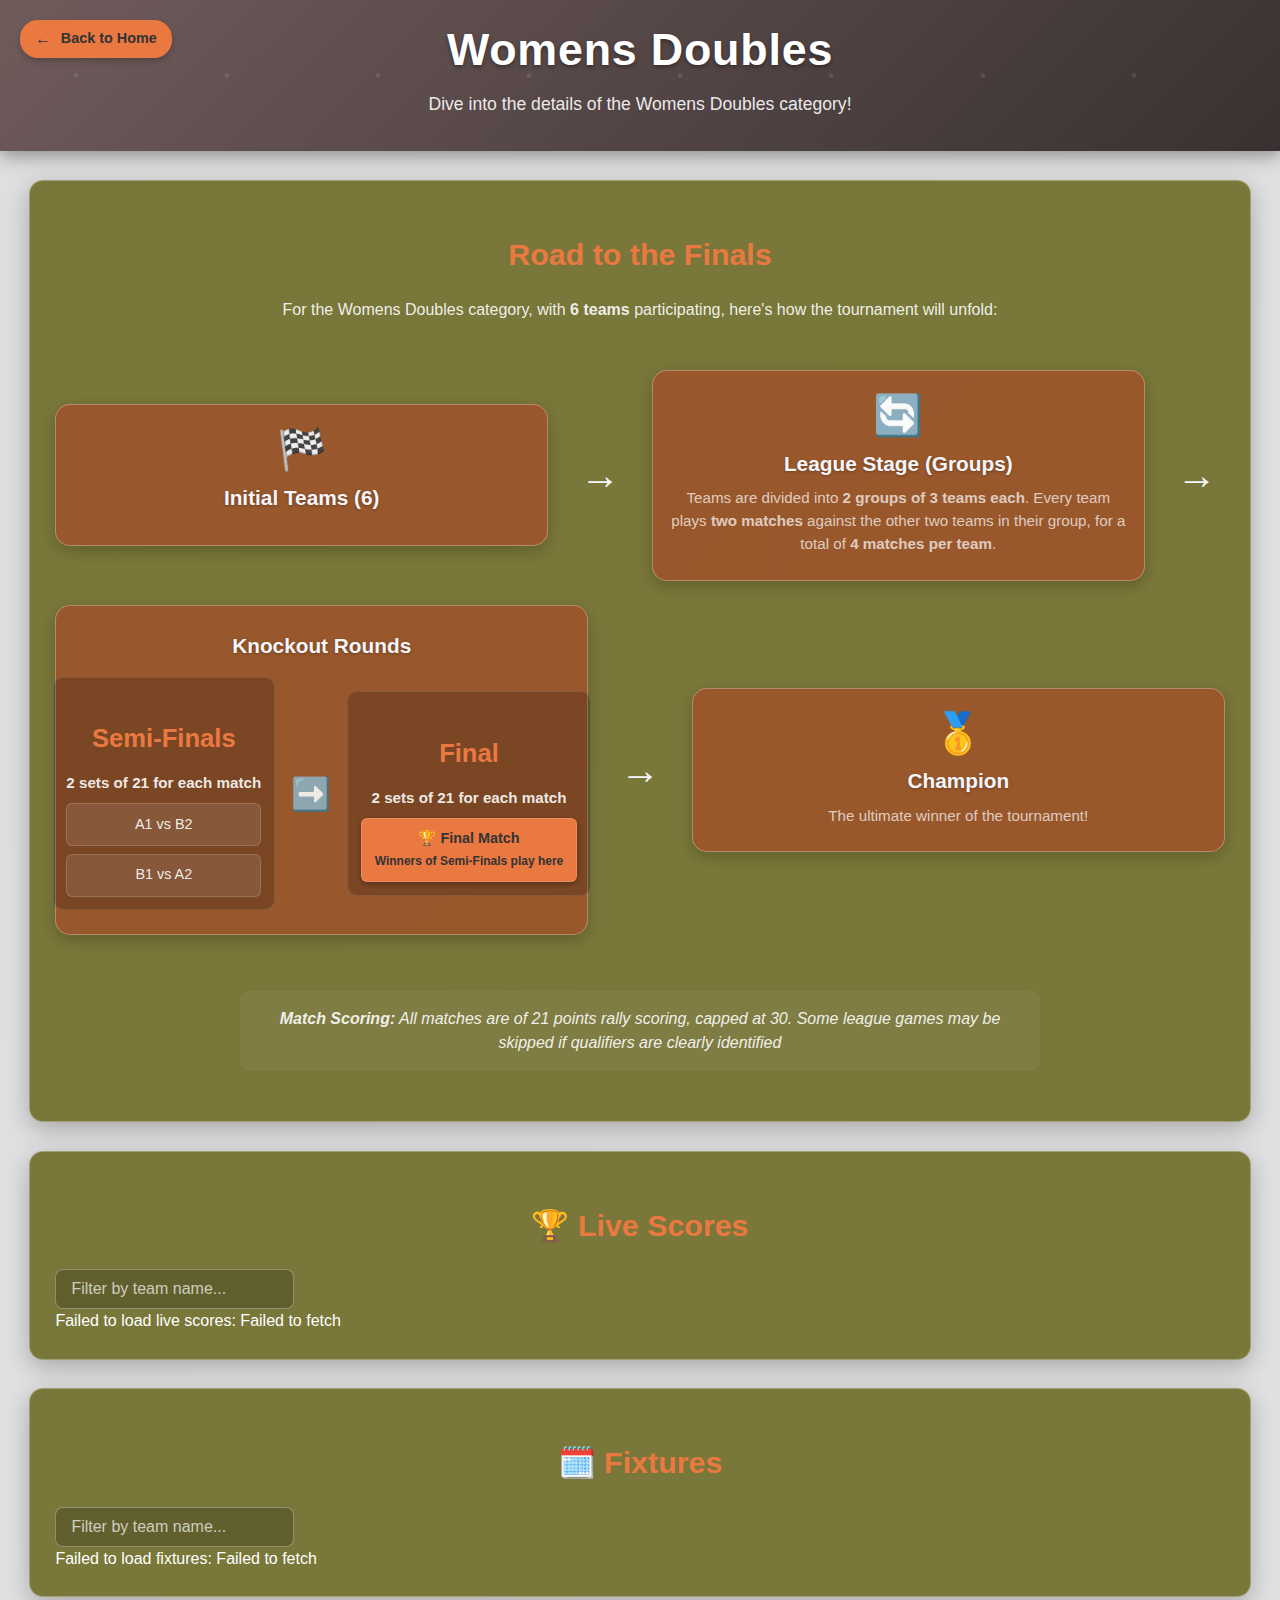
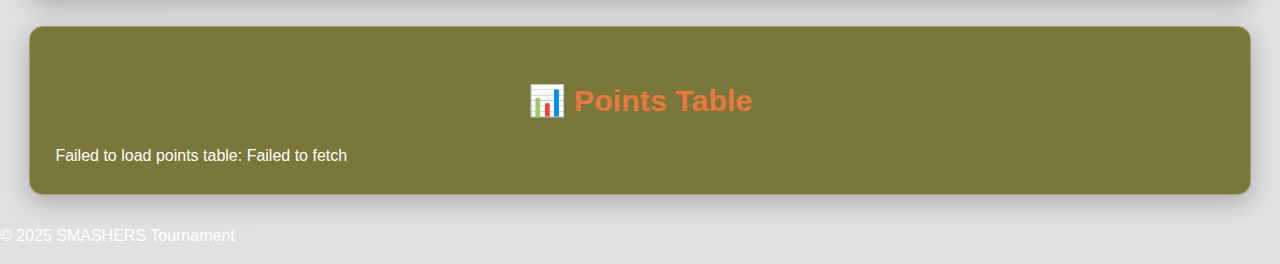
<file: womens-doubles.html>
<!DOCTYPE html>
<html lang="en">
<head>
  <meta charset="UTF-8">
  <meta name="viewport" content="width=device-width, initial-scale=1.0">
  <title>Womens Doubles - SMASHERS Tournament 2025</title>
  <link rel="stylesheet" href="style.css">
</head>
<body>
  <a class="back-button" href="index.html">Back to Home</a>
  <header>
    <h1>Womens Doubles</h1>
    <p>Dive into the details of the Womens Doubles category!</p>
  </header>

  <section class="process-flow">
    <h2>Road to the Finals</h2>
    <p>For the Womens Doubles category, with <strong>6 teams</strong> participating, here's how the tournament will unfold:</p>
    <div class="tournament-diagram">
      <div class="stage-block">
        <span class="icon">🏁</span>
        <h3>Initial Teams (6)</h3>
      </div>
      <span class="arrow-connector"></span>
      <div class="stage-block">
        <span class="icon">🔄</span>
        <h3>League Stage (Groups)</h3>
        <p>Teams are divided into <strong>2 groups of 3 teams each</strong>. Every team plays <strong>two matches</strong> against the other two teams in their group, for a total of <strong>4 matches per team</strong>.</p>
      </div>
      <span class="arrow-connector"></span>
      <div class="knockout-stage-container">
        <div class="knockout-stage-label">
          <h3>Knockout Rounds</h3>
        </div>
        <div class="knockout-brackets">
          <div class="bracket-round">
            <h3>Semi-Finals</h3>
            <h4>2 sets of 21 for each match</h4>
            <div class="match-pair">
              <div class="match-block">A1 vs B2</div>
              <div class="match-block">B1 vs A2</div>
            </div>
          </div>
          <span class="bracket-arrow">➡️</span>
          <div class="bracket-round">
            <h3>Final</h3>
            <h4>2 sets of 21 for each match</h4>
            <div class="match-pair">
              <div class="match-block final-match">🏆 Final Match<br><small>Winners of Semi-Finals play here</small></div>
            </div>
          </div>
        </div>
      </div>
      <span class="arrow-connector"></span>
      <div class="stage-block">
        <span class="icon">🥇</span>
        <h3>Champion</h3>
        <p>The ultimate winner of the tournament!</p>
      </div>
    </div>
    <p class="final-note"><strong>Match Scoring:</strong> All matches are of 21 points rally scoring, capped at 30. Some league games may be skipped if qualifiers are clearly identified</p>
  </section>

  <section>
    <h2>🏆 Live Scores</h2>
    <input type="text" id="liveMatchesFilterInputCategoryPage" class="team-filter-input" placeholder="Filter by team name..." onkeyup="filterTable('live-scores', 'live-scores-table', this.value, 'liveScore')">
    <div id="live-scores">Loading live scores...</div>
  </section>

  <section>
    <h2>🗓️ Fixtures</h2>
    <input type="text" id="upcomingFixturesFilterInputCategoryPage" class="team-filter-input" placeholder="Filter by team name..." onkeyup="filterTable('fixtures', 'fixtures-table', this.value, 'fixture')">
    <div id="fixtures">Loading fixtures for this category...</div>
  </section>

  <section>
    <h2>📊 Points Table</h2>
    <div id="points-table">Loading points table...</div>
  </section>

  <footer>
    <p>© 2025 SMASHERS Tournament</p>
  </footer>

  <script>
const webAppUrl = 'https://script.google.com/macros/s/AKfycbzwzWVhd0HCRjSFEEVhNgpdHQIA1HMbEj21ef3WdhR3641ZAf-0OLoD_Jmeb1oY5NqvCA/exec';
const category = "Womens Doubles"; // Ensure this matches your spreadsheet category name

async function loadData() {
  try {
    // Fetch Live Scores (all matches)
    const liveResponse = await fetch(`${webAppUrl}?sheet=Livescores&category=${encodeURIComponent(category)}`, { method: 'GET', mode: 'cors' });
    if (!liveResponse.ok) throw new Error(`HTTP error! Status: ${liveResponse.status}`);
    const liveData = await liveResponse.json();
    if (!liveData.data || !Array.isArray(liveData.data.liveMatches)) {
      throw new Error('Invalid live matches data structure');
    }
    renderLiveScores(liveData.data.liveMatches);

    // Fetch Fixtures (all scheduled)
    const fixturesResponse = await fetch(`${webAppUrl}?sheet=Fixtures&category=${encodeURIComponent(category)}`, { method: 'GET', mode: 'cors' });
    if (!fixturesResponse.ok) throw new Error(`HTTP error! Status: ${fixturesResponse.status}`);
    const fixturesData = await fixturesResponse.json();
    if (!fixturesData.data || !Array.isArray(fixturesData.data.fixtures)) {
      throw new Error('Invalid fixtures data structure');
    }
    renderFixtures(fixturesData.data.fixtures);

    // Fetch Points Table
    const pointsResponse = await fetch(`${webAppUrl}?sheet=Points&category=${encodeURIComponent(category)}`, { method: 'GET', mode: 'cors' });
    if (!pointsResponse.ok) throw new Error(`HTTP error! Status: ${pointsResponse.status}`);
    const pointsData = await pointsResponse.json();
    if (!pointsData.data || !Array.isArray(pointsData.data.pointsTable)) {
      throw new Error('Invalid points table data structure');
    }
    renderPointsTable(pointsData.data.pointsTable);
  } catch (error) {
    console.error('Error loading data:', error);
    document.getElementById('live-scores').innerHTML = 'Failed to load live scores: ' + error.message;
    document.getElementById('fixtures').innerHTML = 'Failed to load fixtures: ' + error.message;
    document.getElementById('points-table').innerHTML = 'Failed to load points table: ' + error.message;
  }
}

// Helper for sorting stages for Points Table
const stageOrder = {
    'Final': 0,
    'Semi-Finals': 1,
    'Quarter-Finals': 2,
    'League': 3
};

function sortStages(stageA, stageB) {
    const orderA = stageOrder[stageA] !== undefined ? stageOrder[stageA] : 99; // 99 for unknown stages (put last)
    const orderB = stageOrder[stageB] !== undefined ? stageOrder[stageB] : 99;
    return orderA - orderB;
}


// renderLiveScores function (unchanged from mens-beginner-doubles.html, as it's generic)
function renderLiveScores(liveScores) {
  const groupedByStage = {};

  liveScores.forEach(score => {
    const stage = score.Stage || 'No Stage';
    const group = score.Group || 'No Group';
    const categoryName = score.Category || 'No Category';

    if (!groupedByStage[stage]) {
      groupedByStage[stage] = {};
    }
    if (!groupedByStage[stage][group]) {
      groupedByStage[stage][group] = {
        category: categoryName,
        stage: stage,
        group: group,
        scores: []
      };
    }
    groupedByStage[stage][group].scores.push(score);
  });

  const sortedStageNames = Object.keys(groupedByStage).sort((a, b) => {
    const stageOrder = ['League Stage', 'Qualification', 'Quarter-Finals', 'Semi-Finals', 'Finals', 'No Stage'];
    const indexA = stageOrder.indexOf(a);
    const indexB = stageOrder.indexOf(b);
    if (indexA === -1 || indexB === -1) {
      return a.localeCompare(b);
    }
    return indexA - indexB;
  });

  let htmlContent = '';

  if (sortedStageNames.length === 0) {
    htmlContent = '<p>No live or completed matches available.</p>';
  } else {
    sortedStageNames.forEach(stageName => {
      htmlContent += `<div class="stage-container"><h2>${stageName}</h2>`;

      const groupsInStage = Object.values(groupedByStage[stageName]).sort((a, b) => {
        return a.group.localeCompare(b.group);
      });

      groupsInStage.forEach(group => {
        htmlContent += `
          <div class="live-scores-table-container">
            <h3>${group.group && group.group !== 'No Group' ? `${group.group}` : 'Matches'}</h3> <table class="live-scores-table points-table">
              <tr><th>Match ID</th><th>Team 1</th><th>Score</th><th>Team 2</th><th>Score</th><th>Status</th></tr>
              ${(group.scores || []).map(score => `
                <tr>
                  <td>${score['Match ID'] || '-'}</td>
                  <td>${score['Team 1'] || '-'}</td>
                  <td class="score">${score['Team 1 Score'] || '0'}</td>
                  <td>${score['Team 2'] || '-'}</td>
                  <td class="score">${score['Team 2 Score'] || '0'}</td>
                  <td>${score.Status || '-'}</td>
                </tr>`).join('')}
            </table>
          </div>
        `;
      });
      htmlContent += `</div>`;
    });
  }

  document.getElementById('live-scores').innerHTML = htmlContent;
}

// renderFixtures function (unchanged from mens-beginner-doubles.html, as it's generic)
function renderFixtures(fixtures) {
  const groupedByStage = {};

  fixtures.forEach(fixture => {
    const stage = fixture.Stage || 'No Stage';
    const group = fixture.Group || 'No Group';
    const categoryName = fixture.Category || 'No Category';

    if (!groupedByStage[stage]) {
      groupedByStage[stage] = {};
    }
    if (!groupedByStage[stage][group]) {
      groupedByStage[stage][group] = {
        category: categoryName,
        stage: stage,
        group: group,
        fixtures: []
      };
    }
    groupedByStage[stage][group].fixtures.push(fixture);
  });

  const sortedStageNames = Object.keys(groupedByStage).sort((a, b) => {
    const stageOrder = ['League Stage', 'Qualification', 'Quarter-Finals', 'Semi-Finals', 'Finals', 'No Stage'];
    const indexA = stageOrder.indexOf(a);
    const indexB = stageOrder.indexOf(b);
    if (indexA === -1 || indexB === -1) {
      return a.localeCompare(b);
    }
    return indexA - indexB;
  });

  let htmlContent = '';

  if (sortedStageNames.length === 0) {
    htmlContent = '<p>No upcoming fixtures available.</p>';
  } else {
    sortedStageNames.forEach(stageName => {
      htmlContent += `<div class="stage-container"><h2>${stageName}</h2>`;

      const groupsInStage = Object.values(groupedByStage[stageName]).sort((a, b) => {
        return a.group.localeCompare(b.group);
      });

      groupsInStage.forEach(group => {
        htmlContent += `
          <div class="fixtures-table-container">
            <h3>${group.group && group.group !== 'No Group' ? `${group.group}` : 'Matches'}</h3> <table class="fixtures-table points-table">
              <tr><th>Match ID</th><th>Team 1</th><th>Team 2</th><th>Date</th><th>Time</th><th>Court</th></tr>
              ${(group.fixtures || []).map(fixture => `
                <tr>
                  <td>${fixture['Match ID'] || '-'}</td>
                  <td>${fixture['Team 1'] || '-'}</td>
                  <td>${fixture['Team 2'] || '-'}</td>
                  <td>${fixture.Date || '-'}</td>
                  <td>${fixture.Time || '-'}</td>
                  <td>${fixture.Court || '-'}</td>
                </tr>`).join('')}
            </table>
          </div>
        `;
      });
      htmlContent += `</div>`;
    });
  }

  document.getElementById('fixtures').innerHTML = htmlContent;
}

// renderPointsTable function (unchanged from mens-beginner-doubles.html, as it's generic)
function renderPointsTable(pointsData) {
  const groupedByStage = {};

  pointsData.forEach(team => {
    const stage = team.Stage || 'No Stage';
    const group = team.Group || 'No Group';
    const categoryName = team.Category || 'No Category';

    if (!groupedByStage[stage]) {
      groupedByStage[stage] = {};
    }
    if (!groupedByStage[stage][group]) {
      groupedByStage[stage][group] = {
        category: categoryName,
        stage: stage,
        group: group,
        teams: []
      };
    }
    groupedByStage[stage][group].teams.push(team);
  });

  const sortedStageNames = Object.keys(groupedByStage).sort((a, b) => {
    const stageOrder = ['League Stage', 'Qualification', 'Quarter-Finals', 'Semi-Finals', 'Finals', 'No Stage'];
    const indexA = stageOrder.indexOf(a);
    const indexB = stageOrder.indexOf(b);
    if (indexA === -1 || indexB === -1) {
      return a.localeCompare(b);
    }
    return indexA - indexB;
  });

  let htmlContent = '';

  if (sortedStageNames.length === 0) {
    htmlContent = '<p>No points data available.</p>';
  } else {
    sortedStageNames.forEach(stageName => {
      htmlContent += `<div class="stage-container"><h2>${stageName}</h2>`;

      const groupsInStage = Object.values(groupedByStage[stageName]).sort((a, b) => {
        return a.group.localeCompare(b.group);
      });

      groupsInStage.forEach(group => {
        const sortedTeams = (group.teams || []).sort((a, b) => {
          if ((b.Points || 0) !== (a.Points || 0)) {
            return (b.Points || 0) - (a.Points || 0);
          }
          return (b['Net score'] || 0) - (a['Net score'] || 0);
        });

        htmlContent += `
          <div class="points-table-container">
            <h3>${group.group && group.group !== 'No Group' ? `${group.group}` : 'Overall Standings'}</h3> <table class="points-table">
              <thead>
                <tr><th>Team</th><th>Points</th><th>Wins</th><th>Losses</th><th>Net Score</th></tr>
              </thead>
              <tbody>
                ${sortedTeams.map(team => `
                  <tr>
                    <td>${team.Team || '-'}</td>
                    <td>${team.Points || '0'}</td>
                    <td>${team.Wins || '0'}</td>
                    <td>${team.Losses || '0'}</td>
                    <td>${team['Net score'] || '0'}</td>
                  </tr>`).join('')}
              </tbody>
            </table>
          </div>
        `;
      });
      htmlContent += `</div>`;
    });
  }

  document.getElementById('points-table').innerHTML = htmlContent;
}
loadData();

// filterTable function (unchanged)
function filterTable(tableContainerId, tableClass, filterValue, tableType) {
    var input, filter, table, tr, td1, td2, i, txtValue;
    input = filterValue;
    filter = input.toUpperCase();

    const tables = document.querySelectorAll(`#${tableContainerId} .${tableClass}`);
    if (tables.length === 0) {
        console.warn(`No tables found in #${tableContainerId} with class .${tableClass}`);
        return;
    }

    tables.forEach(table => {
        tr = table.getElementsByTagName("tr");
        for (i = 1; i < tr.length; i++) {
            if (tableType === 'liveScore') {
                td1 = tr[i].getElementsByTagName("td")[1];
                td2 = tr[i].getElementsByTagName("td")[2];
            } else if (tableType === 'fixture') {
                td1 = tr[i].getElementsByTagName("td")[1];
                td2 = tr[i].getElementsByTagName("td")[2];
            }
            
            if (td1 && td2) {
                txtValue = (td1.textContent || td1.innerText) + " " + (td2.textContent || td2.innerText);
                if (txtValue.toUpperCase().indexOf(filter) > -1) {
                    tr[i].style.display = "";
                } else {
                    tr[i].style.display = "none";
                }
            } else if (td1) {
                txtValue = td1.textContent || td1.innerText;
                if (txtValue.toUpperCase().indexOf(filter) > -1) {
                    tr[i].style.display = "";
                } else {
                    tr[i].style.display = "none";
                }
            }
        }
    });
}
  </script>
</body>
</html>
</file>
<file: style.css>
:root {
  --primary-blue: #ea7941;
  --secondary-blue: #0056b3;
  --light-background-white: #f5f5fa;
  --muted-brown-grey: #c6beb3;
  --text-light: rgba(255, 255, 255, 0.9);
  --text-lighter: rgba(255, 255, 255, 0.7);
  --glass-bg: rgba(93, 90, 11, 0.789);
  --glass-border: rgba(255, 255, 255, 0.3);
  --link-color: #80a1ae;
  --link-hover-color: #add8e6;
  --background-start: #dfdfe1;
  --background-end: #e7e8e9;

  --primary-color: var(--primary-blue);
  --primary-color-dark: #cc6033;
  --card-background: var(--glass-bg);
  --secondary-background-light: rgba(43, 44, 153, 0.6);
  --secondary-background-dark: rgba(0, 0, 0, 0.6);
  --button-background: var(--primary-blue);
  --text-dark: var(--light-background-white);
}

* {
  box-sizing: border-box;
}

html, body {
  margin: 0;
  padding: 0;
  /* height: 100%; */
  width: 100%;
  background-color: var(--background-start);
}

html {
  background-image: linear-gradient(135deg, var(--background-start) 0%, var(--background-end) 100%);
  background-size: 400% 400%;
  animation: gradientAnimation 15s ease infinite;
  min-height: 100%;
}

body {
  font-family: 'Segoe UI', Tahoma, Geneva, Verdana, sans-serif;
  background: transparent;
  color: #fff;
  min-height: 100vh;
  line-height: 1.5;
  overflow-x: hidden;
}

@keyframes gradientAnimation {
  0% { background-position: 0% 50%; }
  50% { background-position: 100% 50%; }
  100% { background-position: 0% 50%; }
}

/* --- Champions Corner Styling --- */

/* --- Base Champions Corner Styling (applies to all screen sizes) --- */
.champions-corner {
  position: relative;
  overflow: hidden;
  /* background-color: #f9f9f9; */
  padding: 40px 20px;
  margin-top: 40px;
  border-top: 2px solid #eee;
  text-align: center;
  box-shadow: none;
}

.champions-corner h2 {
  color: #eef2ee;
  margin-bottom: 25px;
  border-bottom: none;
  font-size: 2.2em;
}

.champions-corner p {
  font-size: 1.1em;
  color: #555;
  margin-bottom: 30px;
}

.champions-row {
  display: flex;
  flex-wrap: wrap;
  justify-content: center;
  gap: 30px;
  margin-top: 30px;
}

.champion-card {
  background-color: #fff;
  border: 1px solid #ddd;
  border-radius: 10px;
  padding: 25px;
  text-align: center;
  box-shadow: 0 6px 12px rgba(0,0,0,0.1);
  flex: 1; /* Allows cards to grow/shrink within the flex container */
  min-width: 280px; /* Minimum width before wrapping on desktop */
  max-width: 320px; /* Maximum width to control size on desktop */
  transition: transform 0.2s ease-in-out, box-shadow 0.2s ease-in-out;
  box-sizing: border-box; /* Crucial for consistent sizing, ensures padding/border are included in width */
}

.champion-card:hover {
  transform: translateY(-5px);
  box-shadow: 0 8px 16px rgba(0,0,0,0.2);
}

.champion-card img {
  display: block; /* Ensures no extra space below image */
  max-width: 100%; /* Image will scale down if container is smaller */
  height: auto; /* IMPORTANT: Maintain aspect ratio */
  aspect-ratio: 1 / 1; /* Ensures image is square, even if height:auto is used */
  object-fit: cover; /* Ensures image covers the circular area without distortion */
  border-radius: 50%; /* Makes the image circular */
  margin: 0 auto 20px auto; /* Center image and add bottom margin */
  border: 4px solid #FFD700;
  box-shadow: 0 0 0 2px rgba(255,215,0,0.5);
  object-position: 50% 10%; 
}


.champion-card h3 {
  color: #333;
  font-size: 1.6em;
  margin-bottom: 8px;
  font-weight: bold;
}

.champion-card p {
  color: #666;
  font-size: 1.1em;
  margin-top: 0;
  line-height: 1.4;
}

/* --- Animated Glitter/Sparkle Background --- */
.champions-corner::before {
  content: '';
  position: absolute;
  top: 0;
  left: 0;
  width: 100%;
  height: 100%;
  background-image:
      radial-gradient(circle at 15% 25%, rgba(255, 255, 255, 0.15) 0%, transparent 10%),
      radial-gradient(circle at 70% 85%, rgba(255, 255, 255, 0.1) 0%, transparent 8%),
      radial-gradient(circle at 40% 10%, rgba(255, 255, 255, 0.2) 0%, transparent 12%),
      radial-gradient(circle at 85% 45%, rgba(255, 255, 255, 0.1) 0%, transparent 9%),
      radial-gradient(circle at 30% 70%, rgba(255, 255, 255, 0.15) 0%, transparent 11%),
      radial-gradient(circle at 5% 50%, rgba(255, 255, 255, 0.08) 0%, transparent 7%);
  background-size: 40px 40px, 30px 30px, 50px 50px, 45px 45px, 35px 35px, 25px 25px;
  background-repeat: repeat;
  animation: glitterMove 40s linear infinite;
  z-index: 0;
  pointer-events: none;
  opacity: 0.8;
}

@keyframes glitterMove {
  0% { background-position: 0% 0%; }
  100% { background-position: 100% 100%; }
}

/* Ensure content elements within .champions-corner are above the ::before background */
.champions-corner h2,
.champions-corner p,
.champions-row,
.champion-card {
  position: relative;
  z-index: 1;
}

/* --- Mobile Responsiveness --- */

/* Media query for screens up to 768px (common tablet portrait / smaller desktop) */
@media (max-width: 768px) {
  .champions-corner {
      padding: 30px 15px;
      margin-top: 30px;
  }

  .champions-corner h2 {
      font-size: 1.8em;
      margin-bottom: 20px;
  }

  .champions-corner p {
      font-size: 1em;
      margin-bottom: 25px;
  }

  .champions-row {
      flex-direction: column; /* Stack cards vertically */
      align-items: center; /* Center them when stacked */
      gap: 25px;
  }

  .champion-card {
      min-width: unset; /* Remove min-width to allow more fluid shrinking */
      width: 85%; /* Cards will take 85% of parent width */
      max-width: 320px; /* Still cap max-width for very wide tablets/stacked view */
      padding: 20px;
      box-shadow: 0 4px 10px rgba(0,0,0,0.1);
  }

  /* Image sizing for tablets */
  .champion-card img {
      width: 180px; /* Define a fluid width for the image container */
      height: 180px; /* Maintain height for square/circle */
      margin-bottom: 15px;
      border-width: 3px;
  }

  .champion-card h3 {
      font-size: 1.4em;
  }

  .champion-card p {
      font-size: 1em;
  }

  .champions-corner::before {
      background-size: 35px 35px, 28px 28px, 45px 45px, 40px 40px, 32px 32px, 22px 22px;
  }
}

/* Media query for very small screens (common mobile phone portrait) */
@media (max-width: 480px) {
  .champions-corner {
      padding: 25px 10px;
      margin-top: 25px;
  }

  .champions-corner h2 {
      font-size: 1.5em;
      margin-bottom: 15px;
  }

  .champions-corner p {
      font-size: 0.9em;
      margin-bottom: 20px;
  }

  .champions-row {
      gap: 20px;
  }

  .champion-card {
      width: 90%; /* Cards take up 90% of screen width */
      max-width: 280px; /* Smaller max-width for phones */
      padding: 15px;
  }

  /* Image sizing for phones */
  .champion-card img {
      width: 140px; /* Smaller fixed width for images on phones */
      height: 140px; /* Smaller fixed height for images on phones */
      margin-bottom: 10px;
      border-width: 2px;
  }

  .champion-card h3 {
      font-size: 1.2em;
  }

  .champion-card p {
      font-size: 0.9em;
  }

  /* Further adjust glitter background for very small screens */
  .champions-corner::before {
      background-size: 30px 30px, 25px 25px, 40px 40px, 35px 35px, 30px 30px, 20px 20px;
  }
}

/* --- Tournament Photo Gallery Styling --- */

/* --- Tournament Photo Gallery Styling --- */

.tournament-gallery {
  text-align: center;
  padding: 60px 20px;
  margin-top: 40px;
  border-top: 2px solid #eee;
  /* Changed from dark blue to a deep black/gray for better contrast */
  background-color: #1a1a1a; 
  color: #ffffff; 
  
  /* Required for animated background effect */
  position: relative; 
  overflow: hidden;
}

/* Update the h2 color for contrast */
.tournament-gallery h2 {
  font-size: 2.2em;
  color: #FFD700; /* Gold color for vibrancy */
  margin-bottom: 40px;
  position: relative; /* Ensure the text is above the fireworks */
  z-index: 2;
}

/* --- Animated Fireworks/Vibrant Background Effect (::before) --- */
/* --- Animated Fireworks/Vibrant Background Effect (::before) --- */
/* --- Animated Fireworks/Vibrant Background Effect (::before) --- */
.tournament-gallery::before {
  content: '';
  position: absolute;
  top: 0;
  left: 0;
  width: 100%;
  height: 100%;
  
  /* Updated background-image gradients - replaced blue/cyan with magenta */
  background-image:
      radial-gradient(circle at 80% 20%, rgba(255, 165, 0, 0.9) 0%, transparent 6%), 
      radial-gradient(circle at 20% 80%, rgba(255, 0, 0, 0.8) 0%, transparent 7%), 
      /* Changed blue (0, 255, 255) to magenta (255, 0, 255) */
      radial-gradient(circle at 50% 50%, rgba(255, 0, 255, 0.7) 0%, transparent 8%), 
      radial-gradient(circle at 60% 95%, rgba(0, 255, 0, 0.6) 0%, transparent 5%), 
      radial-gradient(circle at 5% 40%, rgba(255, 255, 255, 1) 0%, transparent 9%), 
      radial-gradient(circle at 90% 60%, rgba(255, 215, 0, 0.9) 0%, transparent 6%);

  /* ... (rest of the ::before styles, animation, etc., remain the same) ... */
  background-size: 100px 100px, 90px 90px, 110px 110px, 80px 80px, 120px 120px, 105px 105px;
  background-repeat: repeat;
  animation: fireworkSparkle 30s linear infinite;
  opacity: 1; 
  z-index: 0; 
  filter: blur(1px); 
}
/* ... (Your existing @keyframes fireworkSparkle and other styles) ... */

/* Keyframe animation for the fireworks movement */
@keyframes fireworkSparkle {
  0% { background-position: 0% 0%; }
  100% { background-position: 100% 100%; }
}

/* Ensure the gallery images/videos are above the background effect */
.gallery-grid {
position: relative;
z-index: 2; 
}
/* --- Slideshow Container & Slides --- */
.slideshow-container {
  max-width: 800px; /* Adjust as needed for width */
  position: relative;
  margin: auto;
  border-radius: 10px;
  box-shadow: 0 10px 20px rgba(0,0,0,0.2);
  overflow: hidden; /* Ensures images are contained within the rounded edges */
}

/* Individual slides */
.mySlides {
  display: none; /* Hidden by default, JavaScript will show/hide */
  width: 100%;
}

.mySlides img,
.mySlides video {
    width: 100%;
    height: auto;
    display: block;
}

/* Fading animation */
.fade {
  animation-name: fade;
  animation-duration: 20s;
}

@keyframes fade {
  from {opacity: .4}
  to {opacity: 1}
}

@media (min-width: 768px) {
  .slideshow-container-grid {
      column-count: 3; /* 3 columns on larger screens */
  }
}

/* Navigation Arrows */
.prev, .next {
  cursor: pointer;
  position: absolute;
  top: 50%;
  width: auto;
  padding: 16px;
  margin-top: -22px;
  color: white;
  font-weight: bold;
  font-size: 18px;
  transition: 0.6s ease;
  border-radius: 0 3px 3px 0;
  user-select: none;
  background-color: rgba(0,0,0,0.4);
  z-index: 2; /* Ensures arrows are above the content */
}

/* Position the "prev" button to the left */
.prev {
    left: 0;
}

/* Position the "next button" to the right */
.next {
  right: 0;
  border-radius: 3px 0 0 3px;
}

/* Styling for individual images within the grid */
.gallery-grid img,
.gallery-grid video {
    /* Important for collage layout: */
    max-width: 100%;
    height: auto;
    display: block; 
    margin-bottom: 20px; 
    break-inside: avoid-column; /* Ensures items do not break across columns */

    /* Styling */
    border-radius: 10px;
    box-shadow: 0 6px 12px rgba(0,0,0,0.15);
    transition: transform 0.2s ease-in-out;
}

/* Hover effect for both images and videos */
.gallery-grid img:hover,
.gallery-grid video:hover {
    transform: translateY(-5px) scale(1.03);
    box-shadow: 0 10px 20px rgba(0,0,0,0.2);
}





/* Header Improvements */
header {
  background: linear-gradient(135deg, #705b5b 0%, #393131 100%);
  padding: 1rem 1.4rem;
  text-align: center;
  box-shadow: 0 4px 18px rgba(0, 0, 0, 0.4);
  position: relative;
  overflow: hidden;
}

header::before {
  content: '';
  position: absolute;
  top: 0;
  left: 0;
  right: 0;
  bottom: 0;
  background: url('data:image/svg+xml,<svg xmlns="http://www.w3.org/2000/svg" viewBox="0 0 100 100"><circle cx="50" cy="50" r="1.5" fill="rgba(255,255,255,0.15)"/></svg>') repeat;
  animation: float 25s infinite linear;
  opacity: 0.7;
}

@keyframes float {
  0% { transform: translateY(0px) rotate(0deg); }
  100% { transform: translateY(-70px) rotate(360deg); }
}

header h1 {
  margin: 0;
  font-size: clamp(1.8rem, 5vw, 2.8rem);
  color: #fff;
  position: relative;
  z-index: 1;
  text-shadow: 0 2px 4px rgba(0, 0, 0, 0.4);
  letter-spacing: 0.8px;
}

header p {
  color: var(--text-light);
  font-size: clamp(0.9rem, 2.5vw, 1.1rem);
  margin-top: 0.5rem;
  position: relative;
  z-index: 1;
}

/* Back Button (specific to category pages, absolute position) */
/* Back Button (specific to category pages, absolute position) */
.back-button {
  display: inline-flex;
  align-items: center;
  gap: 6px;
  padding: 8px 15px;
  background-color: var(--primary-blue);
  color: #333;
  text-decoration: none;
  border-radius: 18px;
  font-weight: bold;
  font-size: 0.9rem;
  transition: background-color 0.3s ease, transform 0.2s ease, box-shadow 0.3s ease;
  box-shadow: 0 3px 6px rgba(0, 0, 0, 0.2);
  position: absolute;
  top: 20px; /* Desktop: Increased for clearance */
  left: 20px; /* Desktop: Increased for clearance */
  z-index: 100;
}

.back-button:hover {
  background-color: var(--muted-brown-grey);
  transform: translateY(-1px);
  box-shadow: 0 4px 8px rgba(0, 0, 0, 0.3);
}

.back-button::before {
    content: '←';
    font-size: 1.1em;
    line-height: 1;
    margin-right: 4px;
}

/* Responsive adjustments for FAQ and other mobile-specific overrides */

/* Countdown Timer Enhancement (for sections that are themselves countdown-section) */
.countdown-section {
  background: #f0f8ff;
  /* backdrop-filter: blur(2px); */
  border: transparent;
  border-radius: 14px;
  padding: 0.8rem 1rem;
  text-align: center;
  display: flex; /* Changed from grid to flex */
  justify-content: center; /* Centers the flex items (the two countdown groups) horizontally */
  align-items: center; /* Centers the flex items vertically, in case their heights differ */
  gap: 1rem;
  box-shadow: none;
  margin: 1.8rem 1.8rem;
}

.countdown-timer-group {
    text-align: center;
}

.countdown-section h4 {
  color: rgb(0, 3, 4);
  font-size: 1.1rem;
  margin-bottom: 0.5rem;
}

.countdown-section h2 {
  color: #4CAF50;
  font-size: 1.9rem;
  margin-bottom: 0.5rem;
}

.timer {
  font-size: clamp(0.7rem, 2vw, 1rem);
  font-weight: 600;
  color: #fff;
  display: flex;
  justify-content: center;
  gap: 0.4rem;
  flex-wrap: wrap;
}

.timer-unit {
  background: rgba(255, 255, 255, 0.12);
  padding: 0.2rem 0.5rem;
  border-radius: 8px;
  min-width: 40px;
  height: 48px;
  display: flex;
  flex-direction: column;
  justify-content: center;
  align-items: center;
  border: 1px solid var(--glass-border);
}

.timer-number {
  font-size: 1.1em;
  font-weight: bold;
  color: var(--light-background-white);
}

.timer-label {
  font-size: 0.6em;
  color: var(--text-lighter);
  text-transform: uppercase;
  letter-spacing: 0.4px;
}

/* General Section Styling (Applies to all <section> elements as main content blocks) */
section {
  padding: 1.6rem;
  margin: 1.8rem 1.8rem;
  background: var(--glass-bg);
  /* backdrop-filter: blur(2px); */
  border: 1px solid var(--glass-border);
  border-radius: 14px;
  box-shadow: 0 7px 25px rgba(0, 0, 0, 0.25);
  transition: transform 0.3s ease, box-shadow 0.3s ease;
}

section:hover {
  transform: translateY(-3px);
  box-shadow: 0 10px 35px rgba(0, 0, 0, 0.35);
}

section h2 {
  text-align: center;
  color: var(--primary-blue);
  margin-bottom: 1.3rem;
  font-size: clamp(1.6rem, 3.5vw, 1.9rem);
}

section h3 {
  text-align: center;
  color: var(--primary-blue);
  margin-top: 1.8rem;
  font-size: clamp(1.2rem, 3vw, 1.6rem);
  margin-bottom: 0.9rem;
}

/* Responsive Images - Ensures all <img> tags scale correctly and are centered */
img {
  max-width: 100%;
  height: auto;
  display: block;
  margin: 0 auto; /* Center aligns block-level images */
}

/* New class for responsive background images (e.g., flyer) */
.flyer-background {
    background-size: contain; /* Ensures the whole image is visible */
    background-repeat: no-repeat;
    background-position: center center;
    width: 100%;
    margin: 0 auto; /* Center aligns the container */
    /* You might need to set a height for this container, e.g.: */
    /* height: 300px; */
    /* Or use padding-bottom for aspect ratio if the image is proportional: */
    /* padding-bottom: 56.25%; /* For a 16:9 aspect ratio container */
    /* height: 0; */
    /* overflow: hidden; */
}

/* START: Modified styles for Flyer and Categories Section to be separate boxes */
.flyer-and-categories {
  display: flex;
  flex-wrap: wrap;
  justify-content: center;
  align-items: center; /* Changed from flex-start to center */
  gap: 20px;
  width: 95%;
  max-width: 900px;
  margin: 1.8rem auto;
}
/* ... rest of the .flyer-and-categories and other rules ... */

.flyer {
  flex: 1; /* Allows flex item to grow and shrink */
  min-width: 280px; /* Minimum width for the flyer column before wrapping */
  max-width: 400px; /* Limit individual flyer width */
  box-sizing: border-box;
  text-align: center; /* Center the image if it's smaller than its container */

  /* Card styling for the flyer box */}

.flyer:hover {
    transform: translateY(-3px);
    box-shadow: 0 10px 35px rgba(0, 0, 0, 0.35);
}

.flyer img {
  max-width: 100%;
  height: auto; /* Maintain aspect ratio */
  display: block; /* Remove extra space below image */
  border-radius: 8px; /* Smooth corners for the image */
}

.category-selection-section {
  flex: 1; /* Allows flex item to grow and shrink */
  min-width: 280px; /* Minimum width for the category selection column before wrapping */
  max-width: 800px; /* Limit individual section width */
  box-sizing: border-box;
  text-align: center; /* Centers text and buttons */

  /* This section already inherits card styling from the general 'section' rule,
     so no need to explicitly add background, border, etc. here.
     Its padding, width, max-width, margin are also managed by the 'section' rule.
  */
}
/* END: Modified styles for Flyer and Categories Section to be separate boxes */


/* Specific styling for .process-flow section (Road to the Finals) */
/* Specific styling for .process-flow section (Road to the Finals) */
.process-flow > p {
  text-align: center;
  max-width: 800px; /* Increased for better readability on desktop */
  margin: 0 auto 1.5rem auto; /* Adjusted margin for better spacing */
  color: var(--text-light);
  font-size: 1rem; /* Slightly larger font size */
}

/* Updated styles for .tournament-diagram */
.tournament-diagram {
display: flex;
flex-wrap: wrap; /* Allows steps to wrap on smaller screens */
justify-content: center;
align-items: center; /* CHANGED: Vertically center all items in the flow */
gap: 1.5rem; /* Increased spacing between steps and arrows */
margin-top: 2rem; /* Increased top margin */
position: relative;
padding: 1rem 0; /* Adjusted padding */
}

/* Updated styles for .stage-block (replacing .workflow-step) */
.stage-block {
background: rgba(228, 15, 15, 0.3);
border: 1px solid var(--glass-border);
border-radius: 15px; /* Slightly larger border-radius */
padding: 1.5rem 1rem; /* Adjusted padding */
text-align: center;
flex: 2 2 40%; /* Allows blocks to grow/shrink */
/* min-width: 180px; /* Increased min-width */
/* max-width: auto; Increased max-width for larger screens */
box-shadow: 0 5px 15px rgba(0, 0, 0, 0.2);
transition: transform 0.3s ease, box-shadow 0.3s ease;
display: flex;
flex-direction: column;
align-items: center;
justify-content: flex-start; /* Align content to the top within the step */
}

.stage-block:hover {
transform: translateY(-5px); /* Increased hover effect */
box-shadow: 0 8px 20px rgba(0, 0, 0, 0.3); /* Increased hover shadow */
}

.stage-block .icon { /* Replaced .step-icon with .icon within .stage-block */
font-size: 2.5rem; /* Increased icon size */
margin-bottom: 0.8rem; /* Adjusted margin */
line-height: 1;
}

.stage-block h3 { /* Replaced .workflow-step h3 with .stage-block h3 */
color: var(--light-background-white);
font-size: 1.3rem; /* Increased font size */
margin-top: 0;
margin-bottom: 0.5rem; /* Adjusted margin */
text-shadow: 0 1px 3px rgba(0, 0, 0, 0.3);
}

.stage-block p { /* Replaced .workflow-step p with .stage-block p */
font-size: 0.95rem; /* Increased font size */
color: var(--text-lighter);
margin: 0;
text-align: center;
}

/* Updated styling for the arrow connector in the process flow */
.arrow-connector {
display: flex;
align-items: center;
justify-content: center;
font-size: 2.5rem; /* Consistent arrow icon size */
color: var(--light-background-white);
flex-shrink: 0;
margin: 0 0.5rem; /* Adjusted horizontal margin */
}

.arrow-connector::before {
content: '→'; /* Right-pointing arrow for desktop */
display: block;
line-height: 1;
}

/* New styles for Knockout Rounds */
.knockout-stage-container {
  display: flex;
  flex-direction: column; /* Stack label and brackets */
  align-items: center;
  justify-content: center;
  background: rgba(228, 15, 15, 0.3); /* Consistent background */
  border: 1px solid var(--glass-border);
  border-radius: 15px; /* Consistent border-radius */
  padding: 1.5rem 1rem; /* Consistent padding */
  box-shadow: 0 5px 15px rgba(0, 0, 0, 0.2);
  transition: transform 0.3s ease, box-shadow 0.3s ease;
  flex: 2 2 40%; /* Allow it to grow/shrink like other stages */
}

.knockout-stage-container:hover {
transform: translateY(-5px);
box-shadow: 0 8px 20px rgba(0, 0, 0, 0.3);
}

.knockout-stage-label h3 {
  margin: 0 0 1rem 0; /* Adjust margin for label */
  color: var(--light-background-white);
  font-size: 1.3rem; /* Consistent font size */
  text-shadow: 0 1px 3px rgba(0, 0, 0, 0.3);
}

.knockout-brackets {
  display: flex;
  align-items: center; /* Align rounds and arrow horizontally */
  gap: 1rem; /* Space between rounds and arrow */
  width: 100%; /* Take full width of its container */
  justify-content: center; /* Center content horizontally */
}

.bracket-round {
  background: rgba(0, 0, 0, 0.2); /* Darker transparent background for rounds */
  border: 1px solid rgba(255, 255, 255, 0.1);
  border-radius: 10px;
  padding: 0.8rem;
  flex-shrink: 0; /* Prevent shrinking */
  text-align: center;
  min-width: 90px; /* Min width for rounds */
}

.bracket-round h4 {
  color: var(--text-light);
  font-size: 0.95rem; /* Adjusted font size */
  margin: 0 0 0.5rem 0;
}

.match-pair {
  display: flex;
  flex-direction: column; /* Stack matches vertically */
  gap: 0.5rem; /* Space between matches */
}

.match-block {
  background: rgba(255, 255, 255, 0.1); /* Lighter transparent for individual matches */
  border: 1px solid rgba(255, 255, 255, 0.15);
  border-radius: 6px;
  padding: 0.6rem 0.8rem; /* Adjusted padding */
  color: var(--text-light);
  font-size: 0.9rem; /* Adjusted font size */
  white-space: wrap; /* Prevent match text from wrapping */
}

.final-match {
  background: var(--primary-blue); /* Highlight final match */
  color: #333; /* Darker text for better contrast */
  font-weight: bold;
  box-shadow: 0 2px 5px rgba(0, 0, 0, 0.3);
}

.bracket-arrow {
  font-size: 2rem; /* Adjusted font size */
  color: var(--text-light);
  flex-shrink: 0; /* Prevent shrinking */
}

.process-flow .final-note {
text-align: center;
margin-top: 2.5rem; /* Adjusted margin */
font-size: 1rem; /* Increased font size */
color: var(--text-light);
font-style: italic;
background: rgba(255, 255, 255, 0.05);
padding: 1rem 1.5rem; /* Adjusted padding */
border-radius: 10px; /* Adjusted border-radius */
max-width: auto; /* Increased max-width */
margin-left: auto;
margin-right: auto;
}
/* --- Prizes Section Styling --- */
.prizes-section {
  background-color: #f0f8ff; /* A very light blue background for a fresh look */
  padding: 50px 20px;
  margin-top: 40px;
  border-top: 2px solid #e0f2f7;
  text-align: center;
  position: relative; /* Needed for any future background effects */
  overflow: hidden; /* Hides any content that overflows */
}

.prizes-section h2 {
  color: #007bff; /* A bright blue for prize heading */
  margin-bottom: 25px;
  font-size: 2.5em;
  position: relative;
  z-index: 1; /* Ensures heading is above any potential background layers */
}

.prizes-section p {
  font-size: 1.15em;
  color: #444;
  margin-bottom: 40px;
  position: relative;
  z-index: 1; /* Ensures text is above any potential background layers */
}

.prizes-grid {
  display: flex; /* Enables Flexbox for side-by-side layout */
  flex-wrap: wrap; /* Allows prize categories to wrap to the next row on smaller screens */
  justify-content: center; /* Centers the categories horizontally */
  gap: 30px; /* Space between prize categories */
  position: relative;
  z-index: 1; /* Ensures grid is above any potential background layers */
}

.prize-category {
  background: linear-gradient(145deg, #ffffff, #f0f0f0); /* Subtle gradient for a "shiny" base */
  border: 1px solid #cceeff; /* Light blue border */
  border-radius: 12px; /* Rounded corners */
  padding: 30px;
  text-align: left;
  box-shadow: 0 8px 20px rgba(0,0,0,0.15); /* Stronger shadow for depth and "pop" */
  flex: 1; /* Allows categories to grow/shrink to fill space */
  min-width: 280px; /* Minimum width before wrapping */
  max-width: 350px; /* Maximum width */
  transition: transform 0.3s ease-in-out, box-shadow 0.3s ease-in-out; /* Smooth hover effects */
  position: relative;
  overflow: hidden;
}

.prize-category:hover {
  transform: translateY(-8px); /* Lifts the card slightly on hover */
  box-shadow: 0 12px 25px rgba(0,0,0,0.25); /* More intense shadow on hover */
}

/* Optional: Add a subtle highlight effect on hover for more shine */
.prize-category::before {
  content: '';
  position: absolute;
  top: 0;
  left: 0;
  width: 100%;
  height: 100%;
  background: radial-gradient(circle at top left, rgba(255,255,255,0.2) 0%, transparent 40%);
  opacity: 0; /* Hidden by default */
  transition: opacity 0.3s ease-in-out;
  pointer-events: none; /* Ensures it doesn't block clicks */
}

.prize-category:hover::before {
  opacity: 1; /* Shows the highlight on hover */
}

.prize-category h3 {
  color: #0056b3; /* Darker blue for category headings */
  font-size: 1.8em;
  margin-bottom: 20px;
  padding-bottom: 10px;
  border-bottom: 2px solid #e0e0e0; /* Separator line */
}

.prize-category ul {
  list-style: none; /* Remove default bullet points */
  padding: 0;
  margin: 0;
}

.prize-category ul li {
  font-size: 1.05em;
  color: #555;
  margin-bottom: 12px;
  padding-left: 25px; /* Space for custom bullet icon */
  position: relative;
  line-height: 1.4;
}

/* Custom bullet points using emojis for each category */
.prize-category ul li::before {
  position: absolute;
  left: 0;
  font-size: 1.2em;
  top: 0;
}

/* Specific styling for Winner's category */
.winner-prizes h3 { color: #d4af37; /* Gold color for Winner heading */ }
.winner-prizes ul li::before { content: '🥇'; color: #d4af37; } /* Gold medal emoji */

/* Specific styling for Runner-Up category */
.runner-prizes h3 { color: #a9a9a9; /* Silver color for Runner-Up heading */ }
.runner-prizes ul li::before { content: '🥈'; color: #a9a9a9; } /* Silver medal emoji */

/* Specific styling for Registration category */
.registration-prizes h3 { color: #e74c3c; /* Red color for Registration heading */ }
.registration-prizes ul li::before { content: '🎁'; color: #e74c3c; } /* Gift box emoji */


/* Responsive adjustments for smaller screens */
@media (max-width: 768px) {
  .prizes-grid {
      flex-direction: column; /* Stack categories vertically on smaller screens */
      align-items: center; /* Center them when stacked */
  }
  .prize-category {
      max-width: 90%; /* Adjust max-width for stacked categories */
  }
  .prizes-section h2 {
      font-size: 2em; /* Smaller heading on mobile */
  }
}

/* REFINED STYLES FOR PROCESS FLOW (Tournament Diagram) - MOBILE */
@media (max-width: 768px) {
.tournament-diagram {
  flex-direction: column; /* Stack vertically */
  align-items: center; /* Center items when stacked */
  gap: 1rem; /* Smaller gap for vertical stacking */
}

.stage-block { /* Replaced .process-flow .workflow-step */
  min-width: unset;
  width: 90%; /* Take up more width on small screens */
  max-width: 350px; /* Prevent blocks from getting too wide on slightly larger mobiles */
  padding: 1.5rem 1rem; /* Consistent padding */
}

.arrow-connector {
  font-size: 2rem; /* Smaller arrow for mobile */
  margin: 0.5rem 0; /* Vertical margin for arrows */
  /* REMOVED: transform: rotate(90deg); - The content '↓' is now sufficient */
  height: auto; /* Auto height on mobile */
  min-width: unset; /* No min-width needed */
}

.arrow-connector::before {
  content: '↓'; /* Correctly pointing down arrow for mobile */
}

/* Specific adjustments for the Knockout Rounds on mobile */
.knockout-stage-container {
    width: 90%; /* Adjust width for mobile */
    max-width: 350px;
    padding: 1.5rem 1rem; /* Consistent padding */
}

.knockout-brackets {
    flex-direction: column; /* Stack bracket rounds vertically */
    gap: 0.8rem;
}

.bracket-arrow {
    transform: rotate(90deg); 
    margin: 0.5rem 0; /* Vertical margin */
    font-size: 2rem; /* Consistent with desktop size */
}

.bracket-round {
    width: 80%; /* Adjust width for stacked rounds */
    min-width: unset; /* Remove min-width to allow more flexibility */
    padding: 0.8rem; /* Consistent padding */
}

.match-block {
    padding: 0.6rem 0.8rem; /* Consistent padding */
    font-size: 0.9rem; /* Consistent font size */
    min-width: unset; /* Ensure match block scales */
}
}

/* Very small screens (e.g., older/smaller phones) specific process flow adjustments */
@media (max-width: 480px) {
  .process-flow > p {
      font-size: 0.9rem;
  }

  .stage-block {
      padding: 1rem 0.8rem;
  }

  .stage-block .icon {
      font-size: 2rem;
  }

  .stage-block h3 {
      font-size: 1.1rem;
  }

  .stage-block p {
      font-size: 0.85rem;
  }

  .arrow-connector {
      font-size: 1.8rem;
  }

  .knockout-stage-container {
      padding: 1rem 0.8rem;
  }

  .knockout-stage-label h3 {
      font-size: 1.1rem;
  }

  .bracket-round {
      padding: 0.6rem;
  }

  .match-block {
      padding: 0.5rem 0.6rem;
      font-size: 0.8rem;
  }

  .bracket-arrow {
      font-size: 1.6rem;
  }

  .process-flow .final-note {
      font-size: 0.85rem;
      padding: 0.8rem 1rem;
  }
}
/* Horizontal rule for separation within combined box */
.tournament-info-registration-contact hr {
  border: none;
  border-top: 1px solid rgba(255, 255, 255, 0.15);
  margin: 1.8rem 0;
}

/* Enhanced List Styling (General) */
ul {
  list-style: none;
  padding: 0;
}

li {
  background: rgba(255, 255, 255, 0.08);
  padding: 0.9rem;
  margin-bottom: 0.7rem;
  border-left: 3px solid var(--light-background-white);
  border-radius: 10px;
  box-shadow: 0 2px 7px rgba(0, 0, 0, 0.15);
  transition: all 0.3s ease;
}

li:hover {
  background: rgba(255, 255, 255, 0.15);
  transform: translateX(6px);
}

/* Tournament Info specific styling for the combined box */
.tournament-info-section ul {
  text-align: left;
  padding: 0 8px;
}

/* Live Match & Fixture Items */
.live-match-item, .fixture-item {
  background: linear-gradient(135deg, rgba(255, 255, 255, 0.15) 0%, rgba(255, 255, 255, 0.05) 100%);
  border: 1px solid rgba(255, 255, 255, 0.25);
  border-radius: 10px;
  padding: 0.8rem 0.9rem;
  margin-bottom: 0.7rem;
  display: flex;
  flex-direction: column;
  gap: 0.4rem;
  transition: transform 0.2s ease, box-shadow 0.2s ease;
  box-shadow: 0 3px 9px rgba(0, 0, 0, 0.2);
}

.live-match-item:hover, .fixture-item:hover {
  transform: translateY(-2px);
  box-shadow: 0 4px 12px rgba(0, 0, 0, 0.3);
}

.match-details, .fixture-details {
  display: flex;
  justify-content: space-between;
  align-items: center;
  font-size: 0.9rem;
  font-weight: 500;
}

.score-container {
  display: flex;
  align-items: center;
  justify-content: center;
  gap: 0.4rem;
  font-size: 1.2rem;
  font-weight: bold;
}

.score-team1, .score-team2 {
  color: var(--light-background-white);
}

.match-meta, .fixture-meta {
  font-size: 0.75rem;
  color: var(--text-lighter);
  display: flex;
  justify-content: space-between;
  align-items: center;
  flex-wrap: wrap;
  margin-top: 0.2rem;
}

.match-time, .fixture-time {
  font-weight: 600;
  color: var(--text-light);
}

/* Points Table Styling */
.points-table-container {
  overflow-x: auto;
  margin-top: 1.4rem;
  background: rgba(255, 255, 255, 0.08);
  border-radius: 10px;
  border: 1px solid var(--glass-border);
  padding: 0.8rem;
  box-shadow: 0 3px 10px rgba(0, 0, 0, 0.2);
}

.points-table {
  width: 100%;
  border-collapse: collapse;
  white-space: nowrap;
}

.points-table th, .points-table td {
  text-align: left;
  padding: 9px 11px;
  border-bottom: 1px solid rgba(255, 255, 255, 0.1);
}

.points-table th {
  background: rgba(255, 255, 255, 0.15);
  color: var(--light-background-white);
  font-weight: bold;
  text-transform: uppercase;
  font-size: 0.75rem;
  letter-spacing: 0.4px;
}

.points-table tr:last-child td {
  border-bottom: none;
}

.points-table tbody tr:hover {
  background-color: rgba(255, 255, 255, 0.05);
}

.points-table td {
  color: var(--text-light);
  font-size: 0.8rem;
}

/* Responsive category buttons (main page) */
.category-buttons {
  display: grid;
  grid-template-columns: 1fr;
  gap: 0.7rem;
  margin-top: 1rem;
  padding: 0 0.7rem;
}

@media (min-width: 600px) {
  .category-buttons {
    grid-template-columns: 1fr 1fr;
  }
}

@media (min-width: 992px) {
  .category-buttons {
    grid-template-columns: 1fr 1fr;
  }
}

.category {
  display: flex;
  align-items: center;
  justify-content: center;
  gap: 7px;
  padding: 0.9rem 1.1rem;
  background-color: var(--primary-blue);
  color: var(--text-light);
  text-decoration: none;
  border-radius: 10px;
  font-weight: bold;
  font-size: 0.9rem;
  transition: background-color 0.3s ease, transform 0.2s ease, box-shadow 0.3s ease;
  box-shadow: 0 3px 10px rgba(0, 0, 0, 0.2);
  text-align: center;
}

.category:hover {
  background-color: var(--secondary-blue);
  transform: translateY(-2px);
  box-shadow: 0 5px 14px rgba(0, 0, 0, 0.3);
}

/* FAQ Section Styling */
.full-width-section {
  padding: 1.6rem;
  width: 95%;
  max-width: 1000px;
  margin: 1.8rem auto;
  background: var(--glass-bg);
  backdrop-filter: blur(2px);
  border: 1px solid var(--glass-border);
  border-radius: 14px;
  box-shadow: 0 7px 25px rgba(0, 0, 0, 0.25);
  transition: transform 0.3s ease, box-shadow 0.3s ease;
}

.full-width-section:hover {
  transform: translateY(-3px);
  box-shadow: 0 10px 35px rgba(0, 0, 0, 0.35);
}

details {
  background: rgba(255, 255, 255, 0.08);
  border: 1px solid rgba(255, 255, 255, 0.15);
  border-radius: 8px;
  margin-bottom: 0.7rem;
  box-shadow: 0 1px 6px rgba(0, 0, 0, 0.1);
  transition: all 0.3s ease;
}

details:hover {
  background: rgba(255, 255, 255, 0.15);
}

.faq-item summary {
  padding: 11px 15px;
  font-weight: bold;
  cursor: pointer;
  position: relative;
  list-style: none;
  color: var(--light-background-white);
}

.faq-item summary::-webkit-details-marker {
  display: none;
}

.faq-item summary::after {
  content: '+';
  position: absolute;
  right: 15px;
  top: 50%;
  transform: translateY(-50%);
  font-size: 1.2rem;
  color: var(--primary-color);
  transition: transform 0.2s ease-in-out;
}

.faq-item details[open] summary::after {
  content: '-';
  transform: translateY(-50%) rotate(0deg);
}

.faq-item details p {
  padding: 0 15px 11px 15px;
  margin: 0;
  line-height: 1.5;
  font-size: 0.85rem;
  color: var(--text-lighter);
}

.faq-item details[open] summary {
    background-color: rgba(255, 255, 255, 0.05);
}

/* Filter Controls - Desktop/Default Styles */
.filter-controls {
  display: flex;
  justify-content: center;
  align-items: center;
  gap: 15px;
  margin-bottom: 25px;
  flex-wrap: wrap;
  padding: 1rem;
  background: rgba(255, 255, 255, 0.05);
  border-radius: 10px;
  border: 1px solid rgba(255, 255, 255, 0.1);
  max-width: 700px;
  margin-left: auto;
  margin-right: auto;
}

.team-filter-input {
  flex-grow: 1;
  max-width: 300px;
  padding: 10px 15px;
  border: 1px solid rgba(255, 255, 255, 0.3);
  border-radius: 8px;
  background-color: rgba(0, 0, 0, 0.2);
  color: var(--text-light);
  font-size: 1rem;
  outline: none;
  transition: border-color 0.3s ease, box-shadow 0.3s ease;
}

.team-filter-input::placeholder {
  color: var(--text-lighter);
}

.team-filter-input:focus {
  border-color: var(--primary-blue);
  box-shadow: 0 0 0 3px rgba(234, 121, 65, 0.3);
}

.filter-controls .button {
    padding: 10px 20px;
    font-size: 0.95rem;
    background-color: var(--primary-blue);
    color: #333;
    border: none;
    border-radius: 8px;
    cursor: pointer;
    transition: background-color 0.3s ease, transform 0.2s ease, filter 0.3s ease;
}

.filter-controls .button:hover {
    background-color: var(--primary-color-dark);
    transform: translateY(-1px);
    filter: brightness(1.1); /* Slightly brighter on hover */
}


/* Responsive adjustments for FAQ and other mobile-specific overrides */
@media (max-width: 768px) {
  /* General Typography & Spacing (mostly safe, minor tweaks) */
  body {
    font-size: 14px;
    line-height: 1.4;
  }

  header {
    padding: 1rem 1rem 0.5rem 1rem; /* Increased padding to prevent back button overlap */
  }

  h1 {
    font-size: 1.8rem;
    padding: 6px;
  }

  h2 {
    font-size: 1.3rem;
    margin-bottom: 1rem;
  }

  h3 {
    font-size: 1.1rem;
  }

  p {
    font-size: 0.8rem;
    line-height: 1.4;
  }

  /* Adjust section padding for better fit on small screens */
  section {
    padding: 0.8rem 0.5rem; /* Reduced padding */
    margin: 1rem auto;
  }

  /* Back button position adjustment */
  .back-button {
    padding: 6px 12px;
    font-size: 0.8rem;
    top: 15px; /* Adjusted top position */
    left: 15px; /* Adjusted left position */
  }

  /* General button/link sizing for touch targets */
  .button, a[class*="button"] {
      padding: 8px 15px;
      font-size: 0.85rem;
  }

  /* Countdown Section - MODIFIED: Force single line & drasticaly reduced size */

  .countdown-timer-group {
    padding: 0; /* No padding needed around the group */
  }

  .countdown-timer-group h2 {
    font-size: 1.6rem; /* Smaller heading for countdown group */
    margin-bottom: 0.3rem;
  }

  .timer {
    gap: 2px; /* Very small gap between units */
    flex-wrap: nowrap; /* Force units onto a single line */
    overflow-x: auto; /* Allow horizontal scrolling if necessary (though hopefully not needed) */
    justify-content: center; /* Center the units */
    -webkit-overflow-scrolling: touch; /* Smooth scrolling on iOS */
  }

  .timer-unit {
    flex-shrink: 0; /* Prevent units from shrinking smaller than their content */
    padding: 0.1rem 0.2rem; /* Reduced padding */
    min-width: 50px; /* Set a very small minimum width */
    height: 35px; /* Significantly reduced height */
    border-radius: 6px; /* Slightly smaller border radius */
    margin: 0; /* Remove any default margins */
  }

  .timer-number {
    font-size: 1.1rem; /* Reduced font size for numbers */
    line-height: 1; /* Ensure tight line height */
  }

  .timer-label {
    font-size: 0.45rem; /* Reduced font size for labels */
    line-height: 1;
    margin-top: 2px; /* Small space between number and label */
  }

  /* Flyer and Categories Section on Mobile */
  .flyer-and-categories {
    flex-direction: column; /* Stack them vertically on mobile */
    gap: 15px; /* Smaller gap when stacked */
  }

  .flyer, .category-selection-section {
    width: 95%; /* Take full width of parent on mobile */
    max-width: none; /* Remove max-width constraint */
    margin: 0 auto; /* Center individual boxes */
    padding: 0.8rem 0.5rem; /* Match general section mobile padding */
  }

  /* Category Section (Homepage grid) */
  .categories-grid {
    grid-template-columns: 1fr;
    gap: 10px;
    padding: 0 8px;
  }
  .category {
    padding: 12px;
    font-size: 0.9rem;
  }

  /* REFINED STYLES FOR TABLES (Live Scores, Fixtures, Points Table) - Auto-resize, no scroll, scaled fonts/padding */
  .live-scores-fixtures {
    flex-direction: column;
    align-items: center;
    width: 100%;
  }

  .live-scores-fixtures section {
    width: 98%;
    margin-bottom: 15px;
    padding: 10px 5px; /* Reduced padding for sections containing tables */
  }

  .live-scores-table-container,
  .fixtures-table-container,
  .points-table-container {
    width: 100%;
    /* overflow-x: auto; Removed this if we enforce wrapping */
    -webkit-overflow-scrolling: touch;
    border-radius: 8px;
    padding: 0;
  }

  .live-scores-table,
  .fixtures-table,
  .points-table {
    width: 100%;
    /* min-width: 450px; Removed for better mobile experience */
    border-collapse: collapse;
    /* white-space: nowrap; Removed, text will wrap */
  }

  .live-scores-table th, .live-scores-table td,
  .fixtures-table th, .fixtures-table td,
  .points-table th, .points-table td {
    padding: 5px 4px; /* Further reduced padding for table cells */
    font-size: 0.6rem; /* Slightly reduced font size for table content */
    white-space: normal; /* Ensures text wraps */
  }

  /* Filter Controls Formatting - REFINED FOR MOBILE */
  .filter-controls {
    flex-direction: column; /* Stack items vertically on mobile */
    gap: 10px;
    padding: 10px;
    margin-bottom: 15px;
    max-width: none; /* Remove max-width restriction on mobile */
  }

  .team-filter-input {
    width: 100%; /* Take full width */
    max-width: 280px; /* Constrain max width for better readability */
    padding: 8px 12px;
    font-size: 0.9rem;
  }
  .filter-controls .button {
      flex-grow: 1;
      max-width: 140px;
      padding: 10px 15px;
      font-size: 0.9rem;
  }

   /* Contact & FAQ Sections */
  .contact-info {
    flex-direction: column;
    gap: 8px;
  }
  .contact-item {
    font-size: 0.85rem;
  }
  
  .back-button {
    padding: 6px 12px;
    font-size: 0.8rem;
    top: 2px; /* Adjusted: Shift significantly UP (closer to the absolute top edge) */
    left: 2px; /* Adjusted: Shift significantly LEFT (closer to the absolute left edge) */
  }
  .faq-item summary {
    font-size: 0.85rem;
    padding: 8px 12px;
  }
  .faq-item details p {
    font-size: 0.75rem;
    padding: 0 12px 8px 12px;
  }
}
</file>
